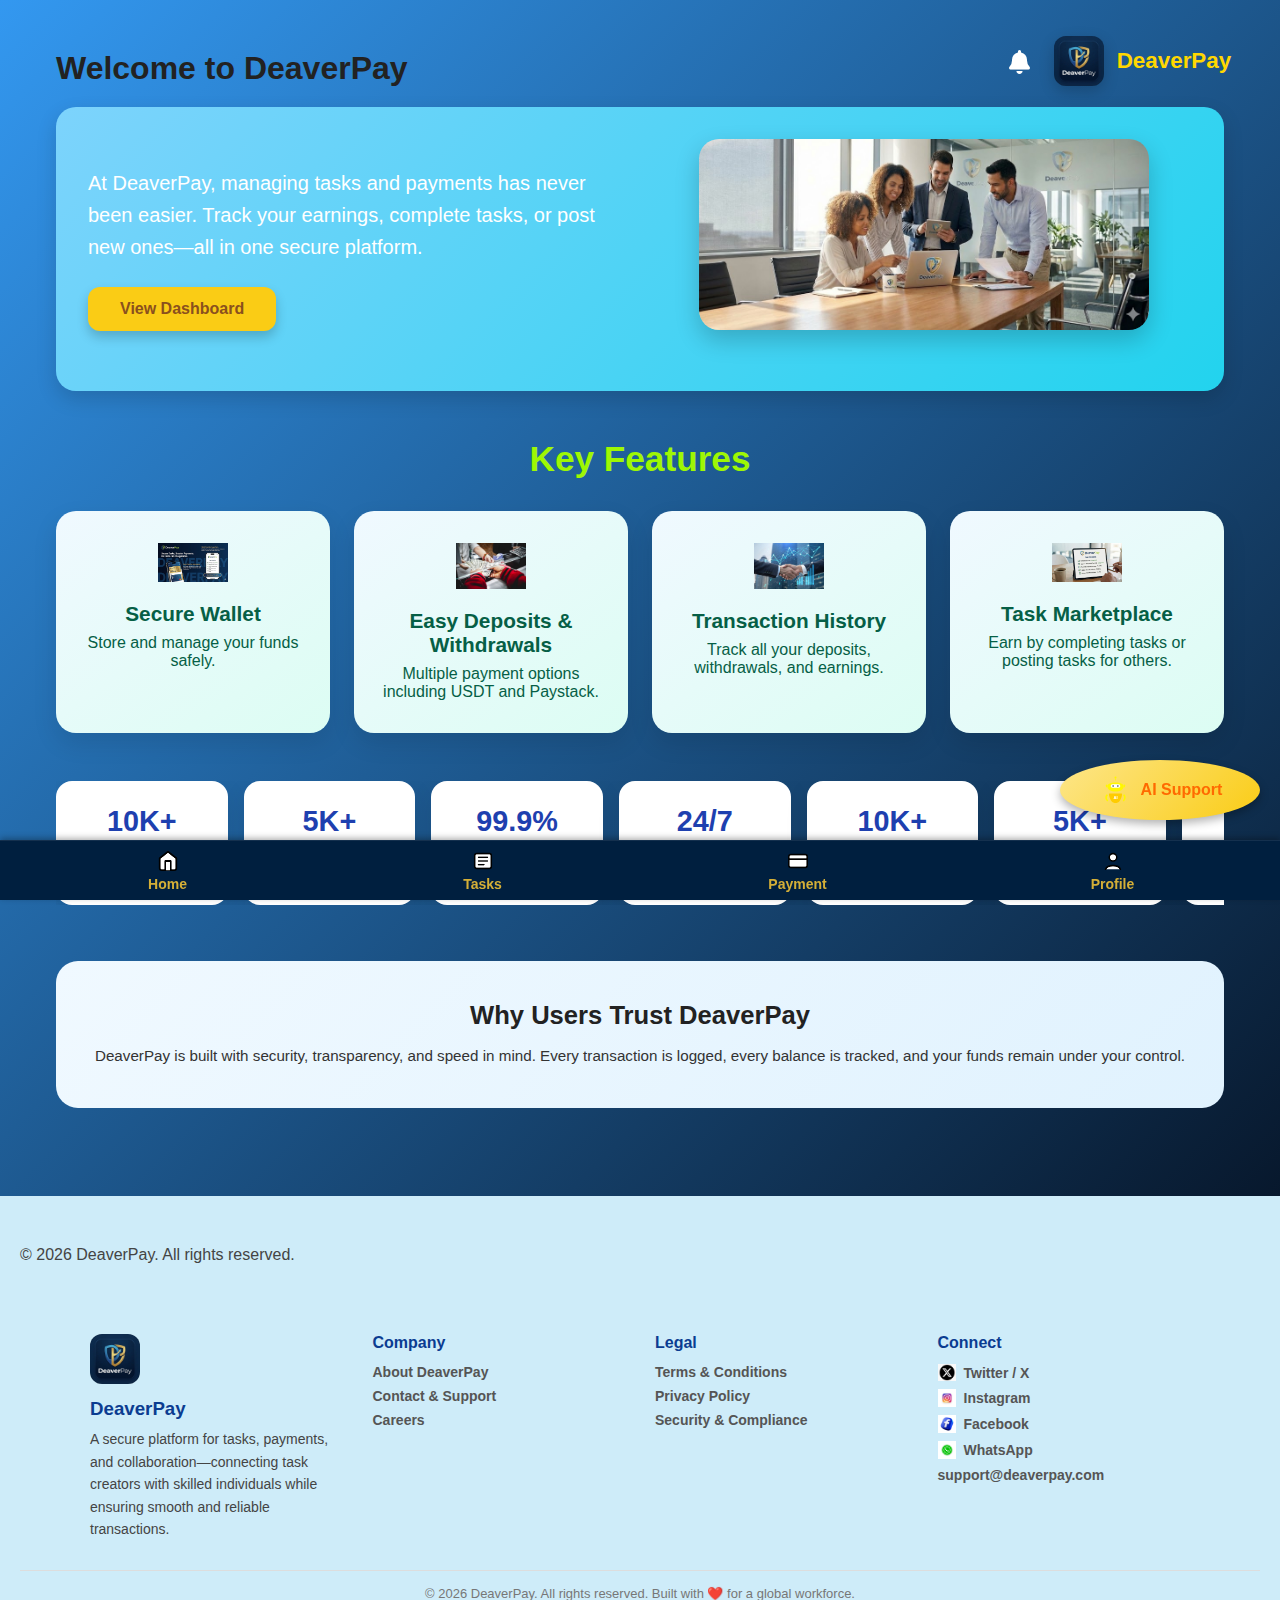
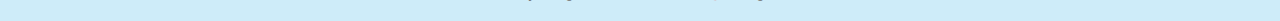
<file: index.html>
<!DOCTYPE html>
<html lang="en">
<head>
  <meta charset="UTF-8">
  <meta name="viewport" content="width=device-width, initial-scale=1.0">
  <title>Home - DeaverPay</title>
  <link rel="stylesheet" href="main.css">
  <link rel="stylesheet" href="index.css"> <!-- New CSS -->
  <link rel="stylesheet" href="https://cdnjs.cloudflare.com/ajax/libs/font-awesome/6.5.0/css/all.min.css">
</head>

<body>
  <div class="notification-wrapper" onclick="window.location.href='notification.html'">
  <i class="fa-solid fa-bell"></i>
  <span id="notificationDot"></span>
</div>
  
<!-- Header logo -->
<header class="logo">
  <img src="logo.jpeg" alt="DeaverPay Logo" class="logo-img">
  <span>DeaverPay</span><br>
</header>
<br>
<main class="content">
  <h1 class="home-title">Welcome to DeaverPay</h1>

  <!-- Hero Section -->
  <section class="hero-section">
    <div class="hero-text">
      <p>
        At DeaverPay, managing tasks and payments has never been easier. Track your earnings, complete tasks, or post new ones—all in one secure platform.
      </p>
      <a href="payment.html" class="cta-btn">View Dashboard</a>
    </div>
    <div class="hero-image">
      <img src="hero.jpeg" alt="Team Collaboration" class="responsive-img">
    </div>
  </section>

  <!-- Features Section -->
  <section class="features">
    <h2>Key Features</h2>
    <div class="feature-cards">
      <div class="card">
        <img src="pay.jpeg" alt="Secure Wallet">
        <h3>Secure Wallet</h3>
        <p>Store and manage your funds safely.</p>
      </div>
      <div class="card">
        <img src="deposit.jpeg" alt="Easy Deposit">
        <h3>Easy Deposits & Withdrawals</h3>
        <p>Multiple payment options including USDT and Paystack.</p>
      </div>
      <div class="card">
        <img src="transaction.jpeg" alt="Transaction History">
        <h3>Transaction History</h3>
        <p>Track all your deposits, withdrawals, and earnings.</p>
      </div>
      <div class="card">
        <img src="task.jpeg" alt="Task Marketplace">
        <h3>Task Marketplace</h3>
        <p>Earn by completing tasks or posting tasks for others.</p>
      </div>
    </div>
  </section>
  
  <!-- Stats Section (NEW) -->

<section class="dp-stats-wrapper">
  <div class="dp-stats-track">
    <div class="dp-stat-card"><h3>10K+</h3><p>Completed Tasks</p></div>
    <div class="dp-stat-card"><h3>5K+</h3><p>Active Users</p></div>
    <div class="dp-stat-card"><h3>99.9%</h3><p>Transaction Success</p></div>
    <div class="dp-stat-card"><h3>24/7</h3><p>AI Support</p></div>

    <!-- duplicate -->
    <div class="dp-stat-card"><h3>10K+</h3><p>Completed Tasks</p></div>
    <div class="dp-stat-card"><h3>5K+</h3><p>Active Users</p></div>
    <div class="dp-stat-card"><h3>99.9%</h3><p>Transaction Success</p></div>
    <div class="dp-stat-card"><h3>24/7</h3><p>AI Support</p></div>
  </div>
</section>

<!-- Trust Section (NEW) -->
<section class="dp-trust-section">
  <h2>Why Users Trust DeaverPay</h2>
  <p>
    DeaverPay is built with security, transparency, and speed in mind.
    Every transaction is logged, every balance is tracked, and your funds remain under your control.
  </p>
</section>

  <!-- AI Support Floating Icon -->
  <a href="ai-support.html" class="ai-floating-btn">
    <img src="ai-icon.svg" alt="AI Support Icon" class="ai-icon-img">
    <span>AI Support</span>
  </a>

</main>

<!-- Footer -->
<footer class="site-footer">
  <p>&copy; 2026 DeaverPay. All rights reserved.</p>
</footer>

<nav class="bottom-nav">
  <a href="index.html" class="nav-item active">
    <img src="home.svg" alt="Home">
    <span>Home</span>
  </a>
  <a href="task.html" class="nav-item active">
    <img src="task.svg" alt="Tasks">
    <span>Tasks</span>
  </a>
  <a href="payment.html" class="nav-item active">
    <img src="payment.svg" alt="Payment">
    <span>Payment</span>
  </a>
  <a href="profile.html" class="nav-item active">
    <img src="user.svg" alt="Profile">
    <span>Profile</span>
  </a>
</nav>

<script src="main.js"></script>
<script src="notification.js"></script>

<!-- Footer -->
<footer class="site-footer">
  <div class="footer-container">

    <!-- Brand -->
    <div class="footer-brand">
      <img src="logo.jpeg" alt="DeaverPay Logo">
      <h3>DeaverPay</h3>
      <p>
        A secure platform for tasks, payments, and collaboration—connecting task creators
        with skilled individuals while ensuring smooth and reliable transactions.
      </p>
    </div>

    <!-- Company -->
    <div class="footer-links">
      <h4>Company</h4>
      <a href="#">About DeaverPay</a>
      <a href="#">Contact & Support</a>
      <a href="#">Careers</a>
    </div>

    <!-- Legal -->
    <div class="footer-links">
      <h4>Legal</h4>
      <a href="#">Terms & Conditions</a>
      <a href="#">Privacy Policy</a>
      <a href="#">Security & Compliance</a>
    </div>

    <!-- Connect -->
    <div class="footer-links">
      <h4>Connect</h4>
      <a href="#"><img src="x.jpeg" alt=""> Twitter / X</a>
      <a href="#"><img src="ig.jpeg" alt=""> Instagram</a>
      <a href="#"><img src="fb.jpeg" alt=""> Facebook</a>
      <a href="#"><img src="whatsapp.jpeg" alt=""> WhatsApp</a>
      <a href="mailto:support@deaverpay.com">support@deaverpay.com</a>
    </div>

  </div>

  <div class="footer-bottom">
    © 2026 DeaverPay. All rights reserved. Built with ❤️ for a global workforce.
  </div>
</footer>

<div id="notificationContainer"></div>
<script src="notification.js"></script>
<script src="main.js"></script>

</body>
</html>
</file>
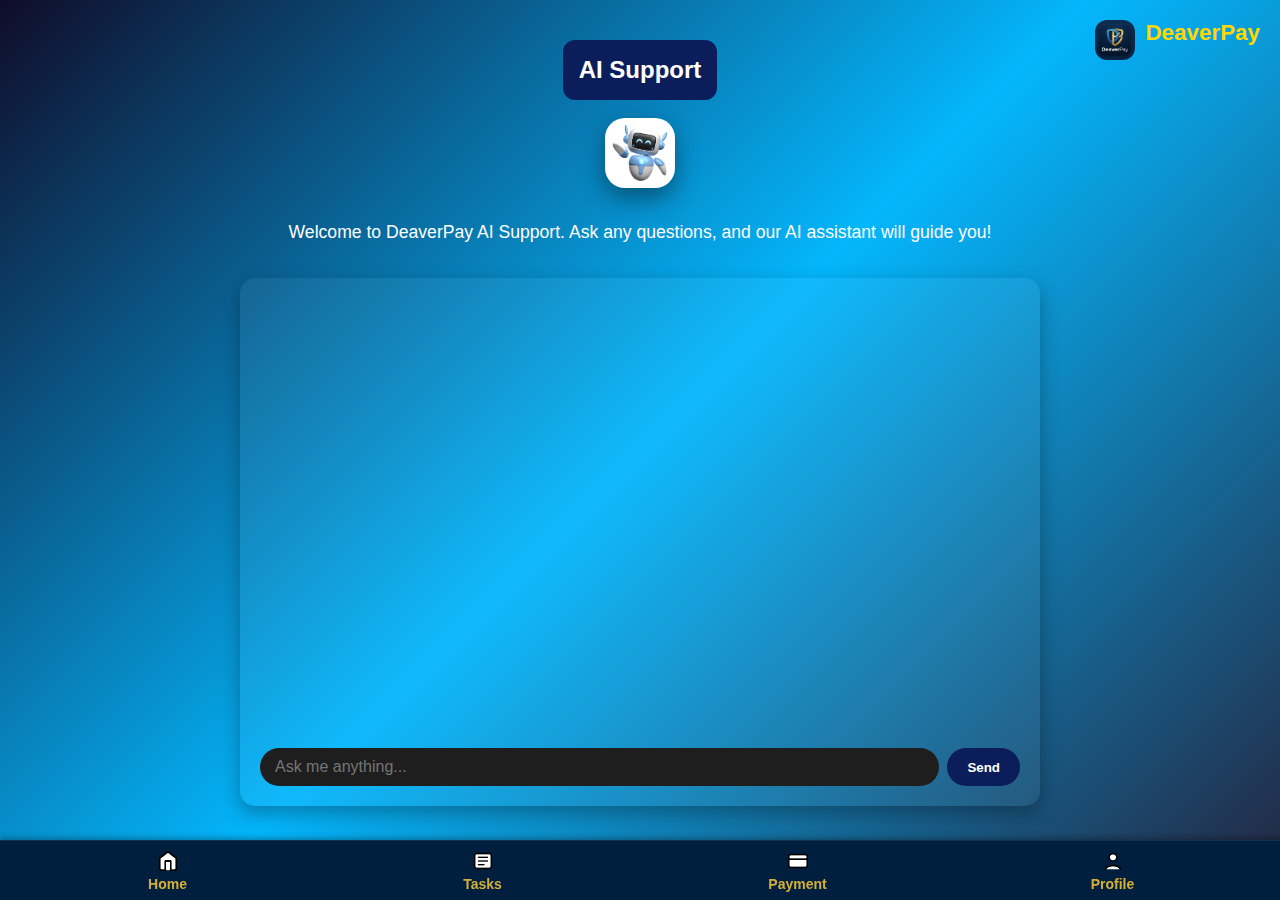
<file: ai-support.html>
<!DOCTYPE html>
<html lang="en">
<head>
<meta charset="UTF-8">
<meta name="viewport" content="width=device-width, initial-scale=1.0">
<title>AI Support - DeaverPay</title>
<link rel="stylesheet" href="ai-support.css">
<link rel="stylesheet" href="main.css">
</head>
<body class="ai-body">
<header class="ai-header">
  <h2>AI Support</h2><br><br>
</header>
<header class="logo">
  <img src="logo.jpeg" alt="DeaverPay Logo">
  <span>DeaverPay</span>
</header><br>
<img src="ai.jpeg" alt="AI Robot" class="ai-image">
<p>Welcome to DeaverPay AI Support. Ask any questions, and our AI assistant will guide you!</p>
<main class="chat-container">
  <div id="chatMessages" class="chat-messages"></div>
  <div class="chat-input-area">
    <input id="chatInput" type="text" placeholder="Ask me anything..." />
    <button id="sendMsg">Send</button>
  </div>
</main><br><br><br>

<nav class="bottom-nav">
  <a href="index.html" class="nav-item active">
    <img src="home.svg" alt="Home">
    <span>Home</span>
  </a>
  <a href="task.html" class="nav-item active">
    <img src="task.svg" alt="Tasks">
    <span>Tasks</span>
  </a>
  <a href="payment.html" class="nav-item active">
    <img src="payment.svg" alt="Payment">
    <span>Payment</span>
  </a>
  <a href="profile.html" class="nav-item active">
    <img src="user.svg" alt="Profile">
    <span>Profile</span>
  </a>
</nav>

<script src="ai-support.js"></script>

<script>
  // Flag visitor came from landing (no auth yet)
  sessionStorage.setItem("ai_guest", "true");
</script>

<script>
  const navLinks = document.querySelectorAll(".bottom-nav a");

  navLinks.forEach(link => {
    link.addEventListener("click", e => {
      const isGuest = sessionStorage.getItem("ai_guest") === "true";
      if (isGuest) {
        e.preventDefault();
        window.location.href = "login.html";
      }
    });
  });
</script>

<script>
  const params = new URLSearchParams(window.location.search);
  if (params.get("from") === "landing") {
    sessionStorage.setItem("ai_guest", "true");
  } else {
    sessionStorage.removeItem("ai_guest");
  }
</script>
</body>
</html>
</file>
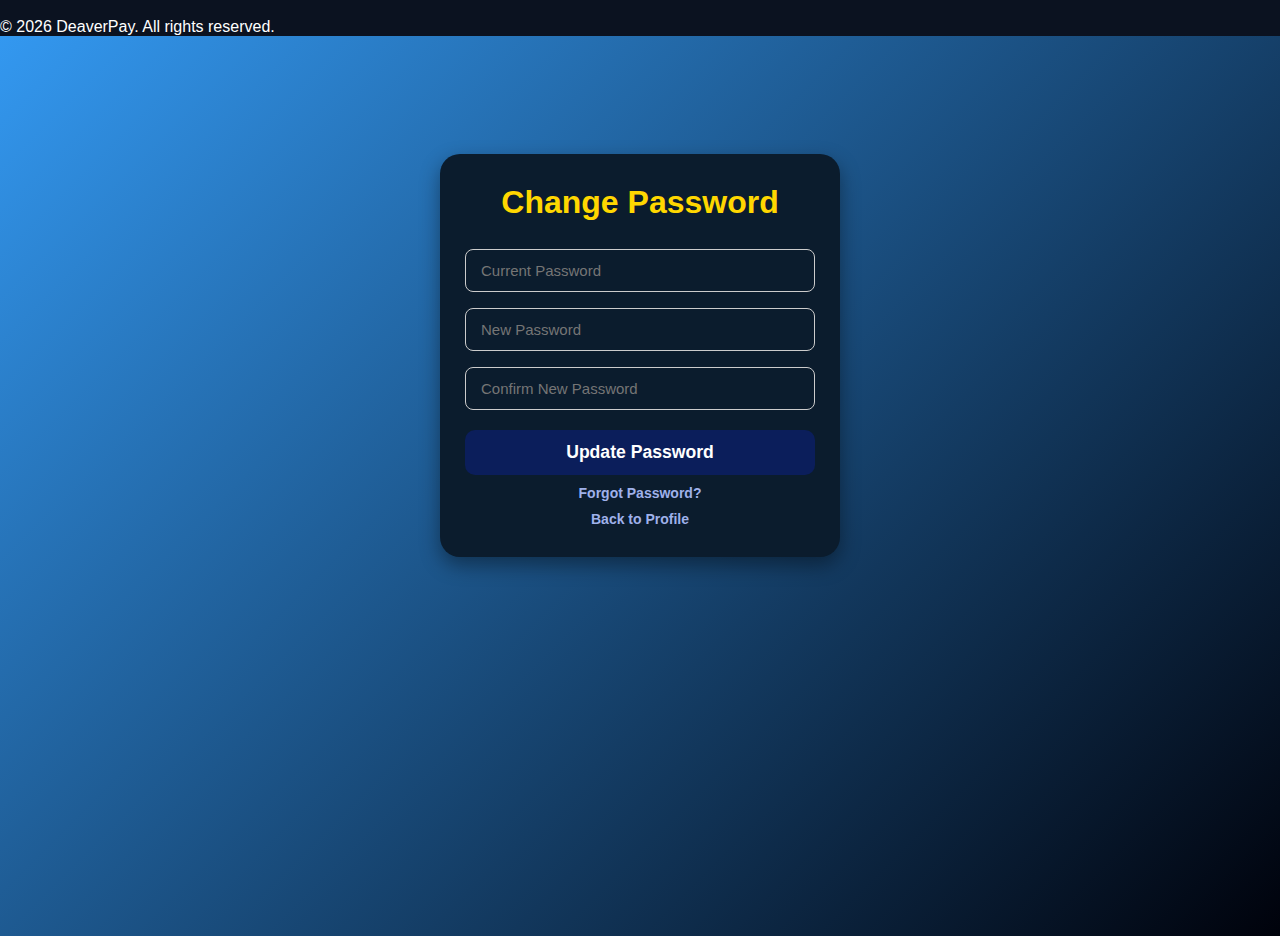
<file: change-password.html>
<!DOCTYPE html>
<html lang="en">
<head>
  <meta charset="UTF-8">
  <meta name="viewport" content="width=device-width, initial-scale=1.0">
  <title>Change Password - DeaverPay</title>
  <link rel="stylesheet" href="main.css">
</head><br>
<body>
<footer class="site-footer1">
  <p>&copy; 2026 DeaverPay. All rights reserved.</p>
</footer>

  <main class="content auth-page"><br>

    <div class="auth-container">
      <h1>Change Password</h1>

      <input id="currentPassword" type="password" placeholder="Current Password">
      <input id="newPassword" type="password" placeholder="New Password">
      <input id="confirmPassword" type="password" placeholder="Confirm New Password">

      <button id="changeBtn">Update Password</button>

      <p><a href="forget-password.html">Forgot Password?</a></p>
      <p><a href="profile.html">Back to Profile</a></p>
    </div>

  </main>

  <script src="change-password.js"></script>
</body>
</html>
</file>
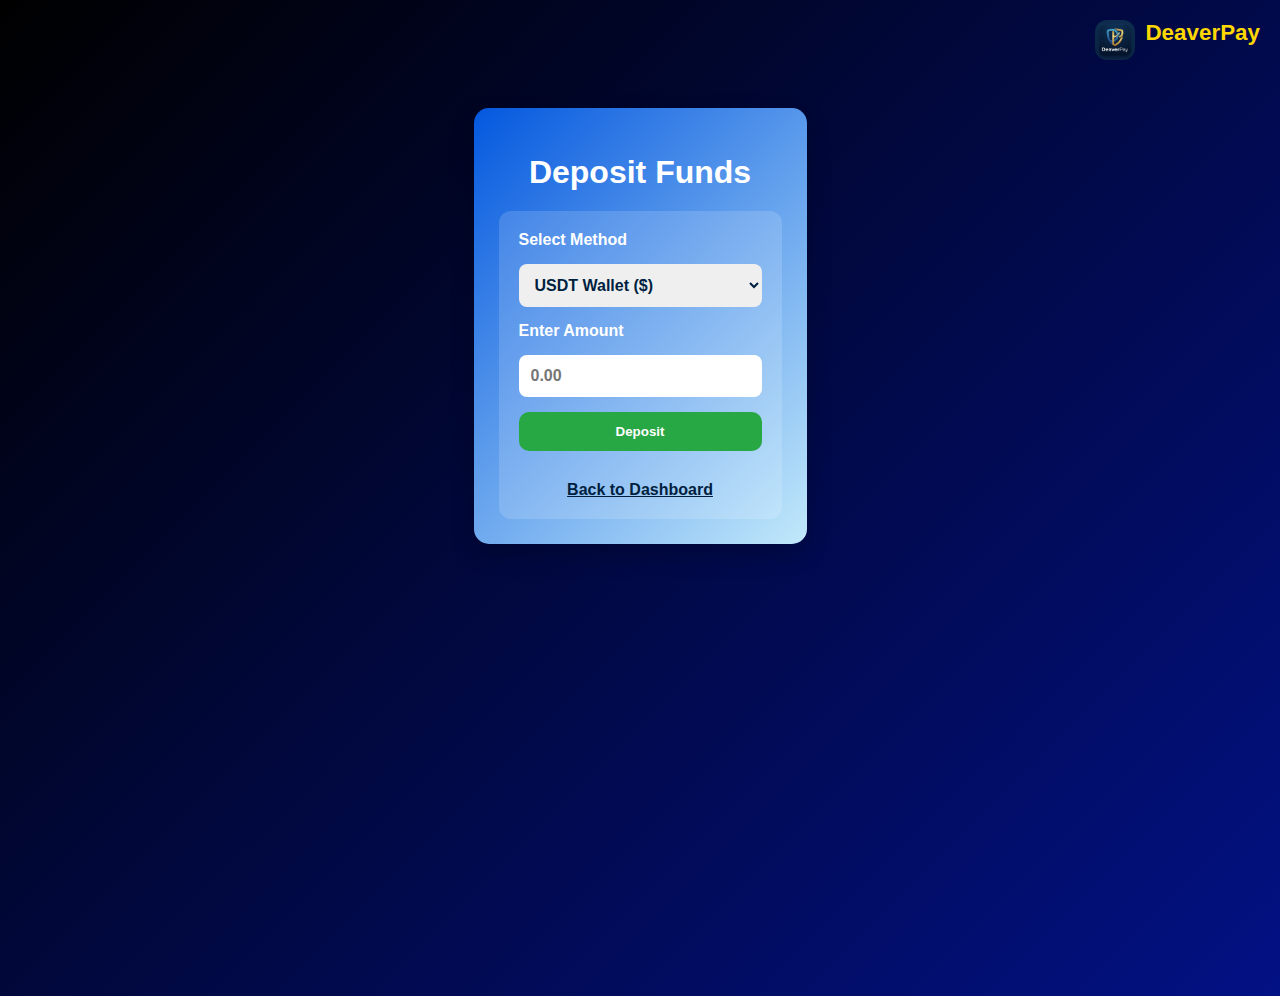
<file: deposit.html>
<!DOCTYPE html>
<html lang="en">
<head>
<meta charset="UTF-8">
<meta name="viewport" content="width=device-width, initial-scale=1.0">
<title>Deposit Funds</title>
<link rel="stylesheet" href="transaction.css">
</head>
<body class="deposit-page">

  <!-- Header logo -->
<header class="logo">
  <img src="logo.jpeg" alt="Logo">
  <span>DeaverPay</span>
</header><br>

<main class="transaction-page">
  <h1>Deposit Funds</h1>
  <div class="tx-card">
    <label for="depositMethod">Select Method</label>
    <select id="depositMethod">
      <option value="usdt">USDT Wallet ($)</option>
      <option value="bank">Bank Transfer (₦)</option>
      <option value="card">Card Payment (₦)</option>
    </select>

    <label for="depositAmount">Enter Amount</label>
    <input type="number" id="depositAmount" placeholder="0.00" min="0" step="0.01">

    <button id="depositSubmit">Deposit</button>
    <a href="payment.html">Back to Dashboard</a>
  </div>
</main>

<script src="deposit.js"></script>
</body>
</html>
</file>
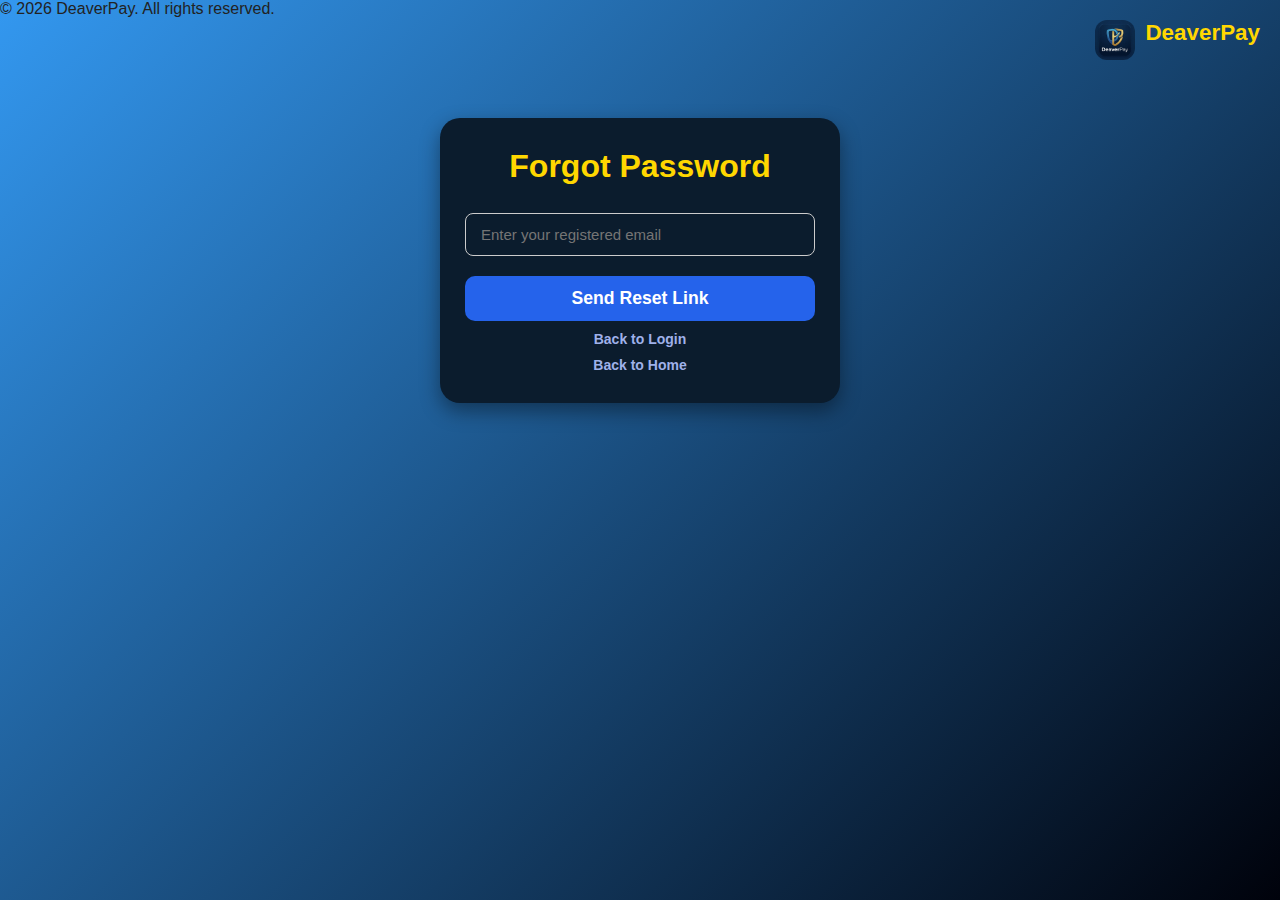
<file: forget-password.html>
<!DOCTYPE html>
<html lang="en">
<head>
  <meta charset="UTF-8">
  <title>Forgot Password - DeaverPay</title>
  <link rel="stylesheet" href="main.css">
</head>
<body class="auth-page">
  
<footer class="site-footer1">
  <p>&copy; 2026 DeaverPay. All rights reserved.</p>
</footer>

<header class="logo">
  <img src="logo.jpeg" alt="DeaverPay Logo">
  <span>DeaverPay</span>
</header>

<div class="auth-container">
  <h1>Forgot Password</h1>

  <input
    type="email"
    id="resetEmail"
    placeholder="Enter your registered email"
  >

  <button id="resetBtn">Send Reset Link</button>

  <p><a href="login.html">Back to Login</a></p>
  <p><a href="landing.html">Back to Home</a></p>
</div>

<!-- IMPORTANT: DO NOT LOAD main.js HERE -->
<script src="forgot.js"></script>
</body>
</html>
</file>
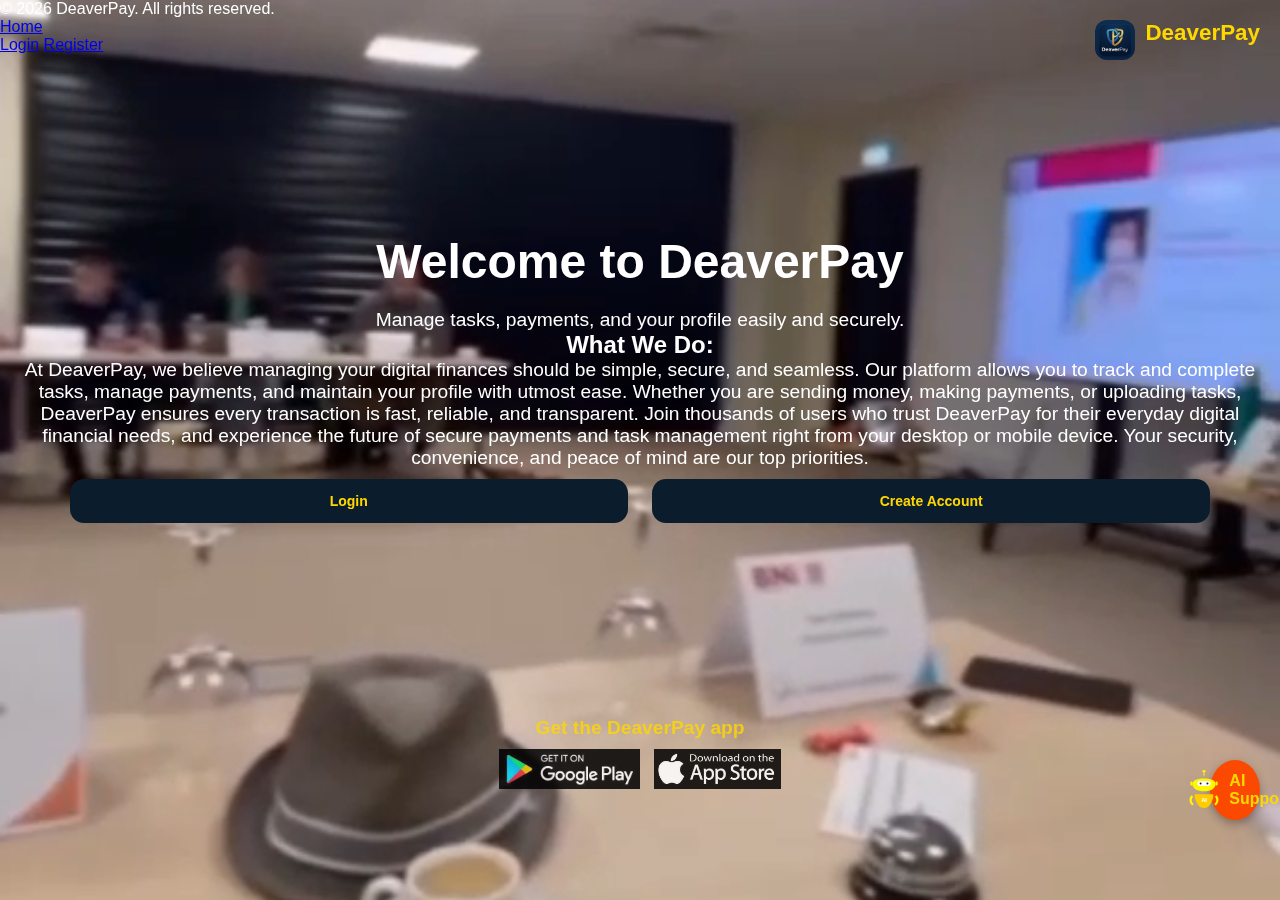
<file: landing.html>
<!DOCTYPE html>
<html lang="en">
<head>
  <meta charset="UTF-8">
  <title>DeaverPay</title>
  <link rel="stylesheet" href="main.css">
</head>

<body class="landing-page">

<footer class="site-footer1">
  <p>&copy; 2026 DeaverPay. All rights reserved.</p>
  <p>
    <a href="landing.html">Home</a> <br>
    <a href="login.html">Login</a> 
    <a href="register.html">Register</a> 
  </p>
</footer>

<!-- Background video -->
<video autoplay muted loop playsinline class="bg-video">
  <source src="bg.mp4" type="video/mp4">
</video>

<!-- Header logo -->
<header class="logo">
  <img src="logo.jpeg" alt="Logo">
  <span>DeaverPay</span>
</header>

<!-- Landing content -->
<div class="overlay">
  <h1>Welcome to DeaverPay</h1>
  <p>Manage tasks, payments, and your profile easily and securely.</p>
  <h2>What We Do:</h2>
  <p>At DeaverPay, we believe managing your digital finances should be
          simple, secure, and seamless. Our platform allows you to track and
          complete tasks, manage payments, and maintain your profile with
          utmost ease. Whether you are sending money, making payments, or
          uploading tasks, DeaverPay ensures every transaction is fast,
          reliable, and transparent. Join thousands of users who trust DeaverPay
          for their everyday digital financial needs, and experience the future
          of secure payments and task management right from your desktop or
          mobile device. Your security, convenience, and peace of mind are our
          top priorities.</p>
  <div class="buttons">
    <button onclick="window.location.href='login.html'">Login</button>
    <button onclick="window.location.href = 'register.html'">Create Account</button>
  </div>
  <br><br><br><br><br><br><br><br>

  <section class="app-links">
  <h2 class="visually-hidden">Download DeaverPay App</h2>
  <p class="app-text">Get the DeaverPay app</p>

  <div class="store-buttons">
    <a id="androidLink" href="#" aria-label="Google Play">
      <img src="playstore.jpeg" alt="Get it on Google Play">
    </a>

    <a id="iosLink" href="#" aria-label="App Store">
      <img src="appstore.jpeg" alt="Download on the App Store">
    </a>
  </div>
</section>
</div>
<!-- AI Support Floating Icon -->
<a href="ai-support.html?from=landing" class="ai-floating-btn">
  <!-- Use a proper inline SVG or image link -->
  <img src="ai-icon.svg" alt="AI Support Icon" class="ai-icon-img">
  <span>AI Support</span>
</a>
<script src="landing.js"></script>
</body>
</html>
</file>
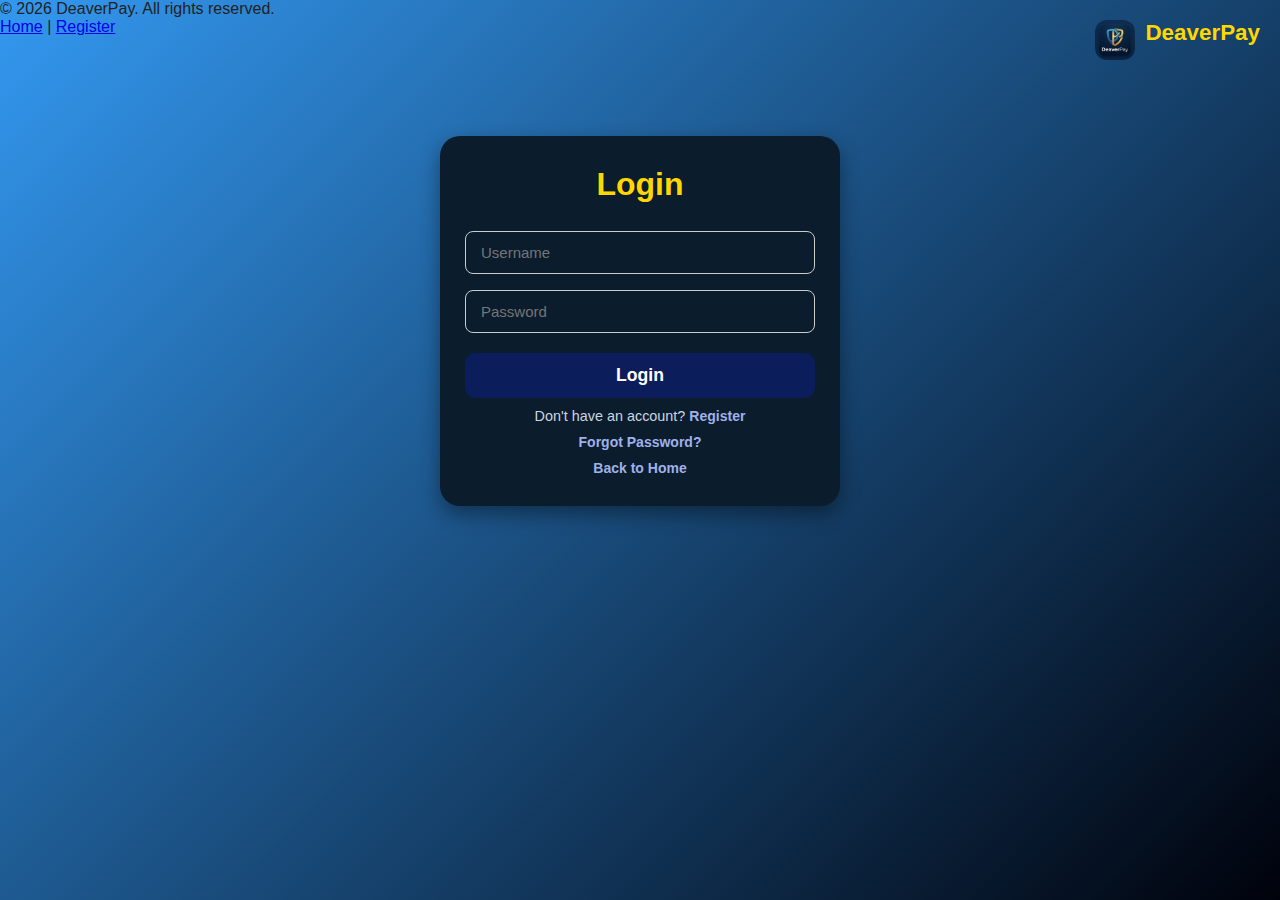
<file: login.html>
<!DOCTYPE html>
<html lang="en">
<head>
  <meta charset="UTF-8">
  <title>Login - DeaverPay</title>
  <link rel="stylesheet" href="main.css">
</head>
<body class="auth-page">
<!-- FOOTER -->
  <footer class="site-footer1">
    <p>&copy; 2026 DeaverPay. All rights reserved.</p>
    <p>
      <a href="landing.html">Home</a> |
      <a href="register.html">Register</a> 
    </p>
  </footer>
  
  <!-- HEADER / LOGO -->
  <header class="logo">
    <img src="logo.jpeg" alt="Logo">
    <span>DeaverPay</span>
  </header>

  <!-- LOGIN FORM -->
  <div class="auth-container">
    <h1>Login</h1>
    <input id="loginUsername" type="text" placeholder="Username">
    <input id="loginPassword" type="password" placeholder="Password">
    <button id="loginBtn">Login</button>
    <p>Don't have an account? <a href="register.html">Register</a></p>
    <p><a href="forget-password.html">Forgot Password?</a></p>
    <p><a href="landing.html">Back to Home</a></p>
    
  </div>

  

  <!-- SCRIPT -->
  <script src="auth.js"></script>
</body>
</html>
</file>
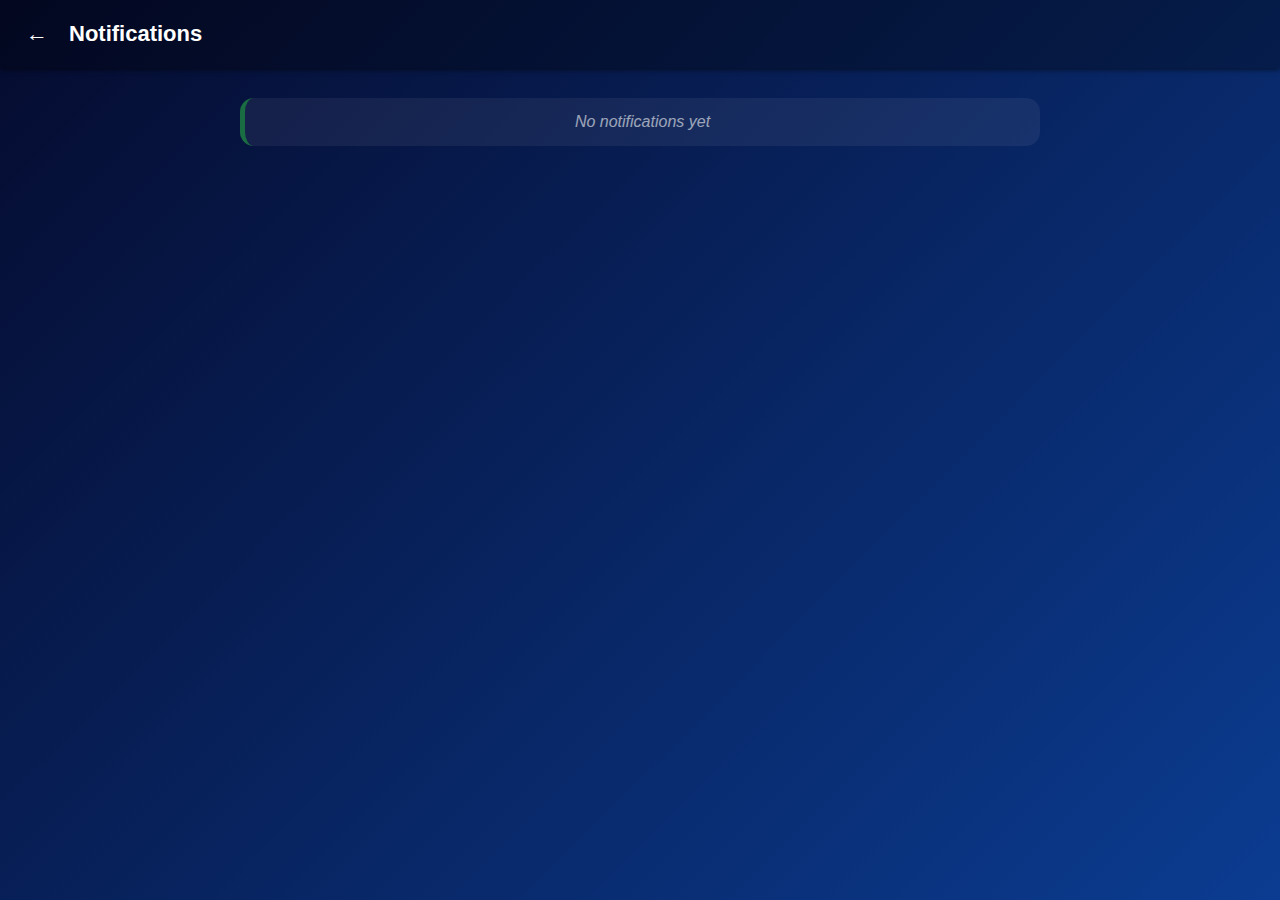
<file: notification.html>
<!DOCTYPE html>
<html lang="en">
<head>
<meta charset="UTF-8">
<title>Notifications | DeaverPay</title>
<link rel="stylesheet" href="notification.css">
<link rel="stylesheet" href="https://cdnjs.cloudflare.com/ajax/libs/font-awesome/6.5.0/css/all.min.css">
</head>
<body class="notification-page">

<!-- Header -->
<header class="notification-header">
  <button class="back-btn" onclick="history.back()">←</button>
  <h2>Notifications</h2>
</header>

<!-- Main notification container -->
<main class="notification-container">
  <ul id="notificationList">
    <li class="empty">No notifications yet</li>
  </ul>
</main>

<!-- Popup container (for notifications on any page) -->
<div id="notificationContainer"></div>

<script src="notification.js"></script>
</body>
</html>
</file>
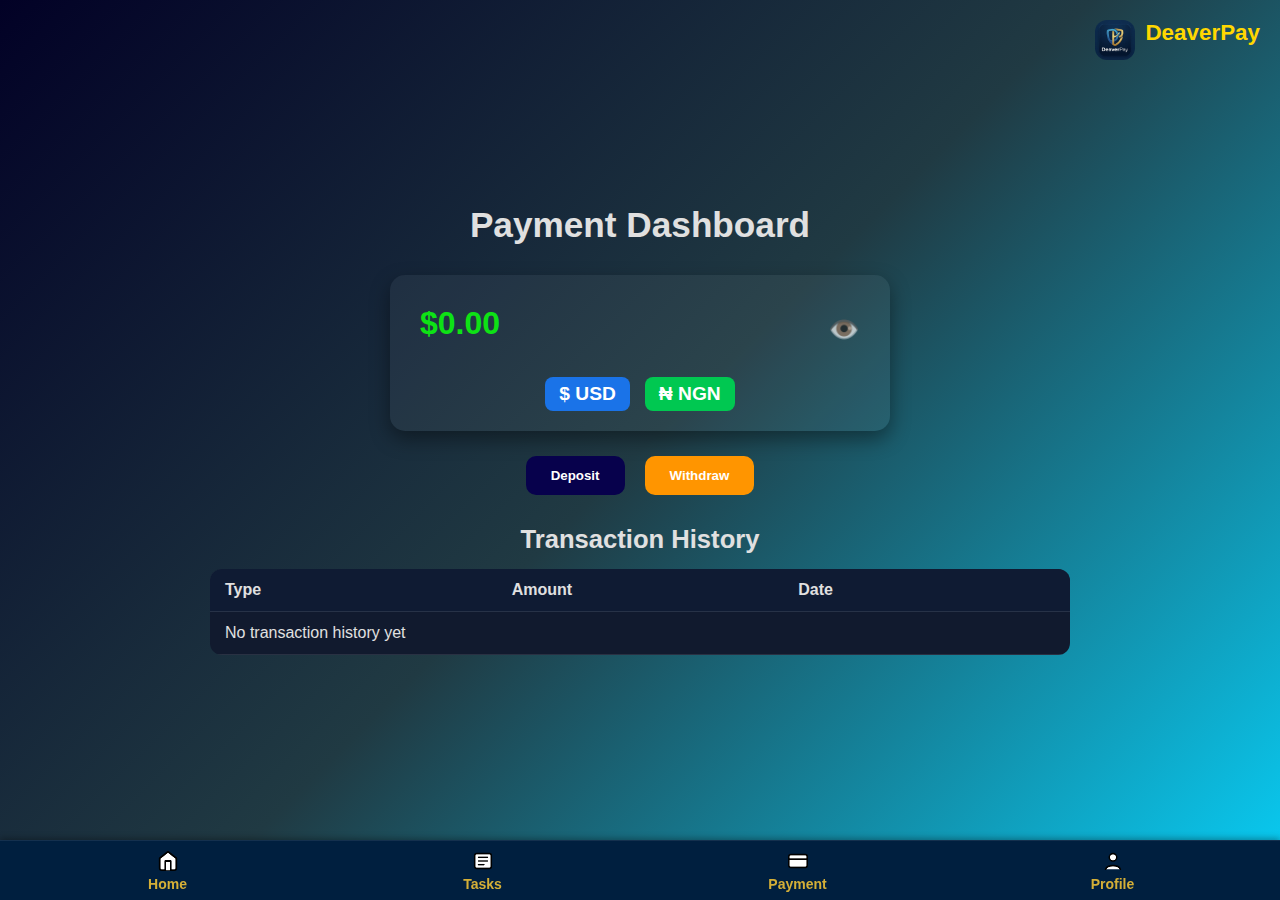
<file: payment.html>
<!DOCTYPE html>
<html lang="en">
<head>
  <meta charset="UTF-8">
  <meta name="viewport" content="width=device-width, initial-scale=1.0">
  <title>Payment - DeaverPay</title>
  <link rel="stylesheet" href="main.css">
  <link rel="stylesheet" href="transaction.css"> <!-- new professional CSS -->
</head>
<body class="payment-page">
<div id="notificationContainer"></div>
  <!-- Header logo -->
<header class="logo">
  <img src="logo.jpeg" alt="DeaverPay Logo" class="logo-img">
  <span>DeaverPay</span>
</header>

<main class="dashboard">
  <h1 class="dashboard-title">Payment Dashboard</h1>

  <!-- Balance Card -->
  <div class="balance-card">
    <div class="balance-row">
      <h2 id="balance">$0.00</h2>
      <span id="toggleBalance" class="eye-toggle" title="Show / Hide Balance">👁️</span>
    </div>
    <div class="currency-switch">
      <button onclick="setCurrency('$')" class="currency-btn">$ USD</button>
      <button onclick="setCurrency('₦')" class="currency-btn">₦ NGN</button>
    </div>
  </div>

  <!-- Actions -->
  <div class="actions">
    <button id="depositBtn" onclick="deposit()">Deposit</button>
    <button id="withdrawBtn" onclick="withdraw()">Withdraw</button>
  </div>

  <!-- Transaction History -->
  <section class="history">
    <h3>Transaction History</h3>
    <table>
      <thead>
        <tr>
          <th>Type</th>
          <th>Amount</th>
          <th>Date</th>
        </tr>
      </thead>
      <tbody id="history-body">
        <tr id="no-history">
          <td colspan="3">No transaction history yet</td>
        </tr>
      </tbody>
    </table>
  </section>
</main>

<nav class="bottom-nav">
  <a href="index.html" class="nav-item active">
    <img src="home.svg" alt="Home"><span>Home</span>
  </a>
  <a href="task.html" class="nav-item active">
    <img src="task.svg" alt="Tasks"><span>Tasks</span>
  </a>
  <a href="payment.html" class="nav-item active">
    <img src="payment.svg" alt="Payment"><span>Payment</span>
  </a>
  <a href="profile.html" class="nav-item active">
    <img src="user.svg" alt="Profile"><span>Profile</span>
  </a>
</nav>

<script src="payment.js"></script>
<div id="notificationContainer"></div>
<script src="notification.js"></script>
</body>
</html>
</file>
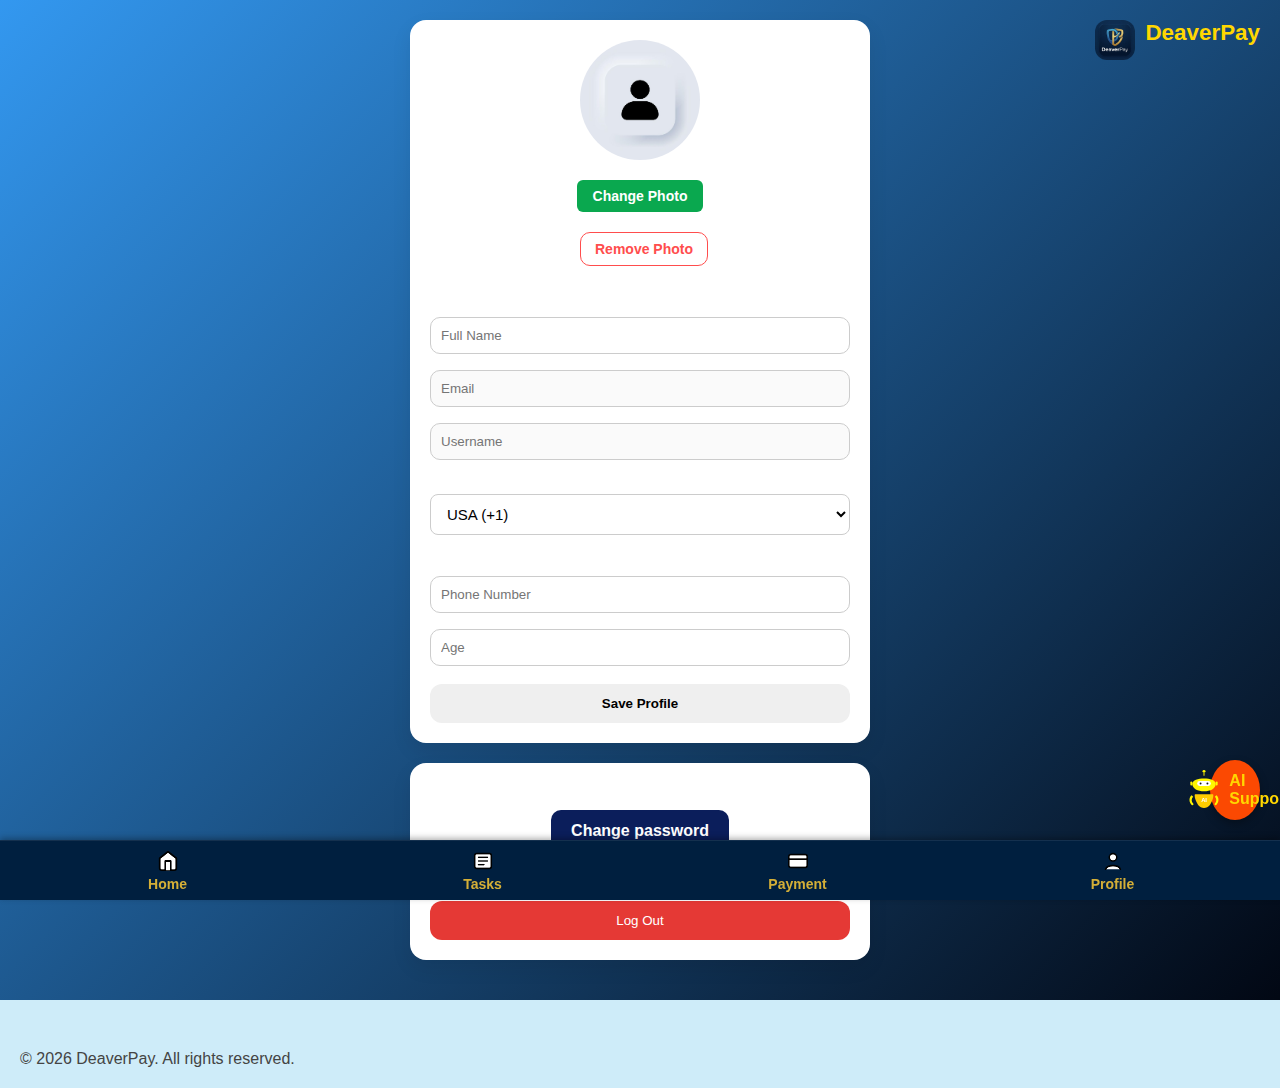
<file: profile.html>
<!DOCTYPE html>
<html lang="en">
<head>
    <meta charset="UTF-8">
    <meta name="viewport" content="width=device-width, initial-scale=1.0">
    <title>Profile</title>
    <link rel="stylesheet" href="main.css">
</head>
<body class="profile-body">
<div id="notificationContainer"></div>
  <!-- Header logo -->
<header class="logo">
  <img src="logo.jpeg" alt="DeaverPay Logo" class="logo-img">
  <span>DeaverPay</span>
</header>

  <main class="content profile-page">

  <!-- PROFILE CARD -->
  <section class="profile-card">

    <div class="avatar-container">
      <img id="avatarPreview" src="avatar.jpeg" alt="Profile Avatar">
      <label class="avatar-edit">
        Change Photo
        <input type="file" id="avatarInput" accept="image/*" hidden>
      </label>

      <button class="avatar-remove" onclick="removeAvatar()">Remove Photo</button>
    </div>

    <h2>User Profile</h2>

    <!-- USER INFO -->
<div class="profile-form">
  <input id="fullName" type="text" placeholder="Full Name">
  <input id="email" type="email" placeholder="Email" disabled>
  <input id="username" type="text" placeholder="Username" disabled>

  <!-- Country & Phone -->
  <label for="countryCode">Country</label>
  <select id="countryCode">
    <option value="+1"> USA (+1)</option>
    <option value="+234">Nigeria (+234)</option>
  </select>

  <label for="phone">Phone Number</label>
  <input id="phone" type="tel" placeholder="Phone Number">

  <input id="age" type="number" placeholder="Age">

  <button onclick="saveProfile()">Save Profile</button>
</div>


  </section>

  <!-- AI Support Floating Icon -->
<a href="ai-support.html" class="ai-floating-btn">
  <!-- Use a proper inline SVG or image link -->
  <img src="ai-icon.svg" alt="AI Support Icon" class="ai-icon-img">
  <span>AI Support</span>
</a>

  <!-- SETTINGS -->
  <section class="settings-card">
    <h3>Settings</h3>

    <a href="change-password.html" class="btn">Change password</a><br>
    <a href="ai-support.html" class="ai-btn">AI Customer Support</a>
    <button class="logout-btn" onclick="logout()">Log Out</button>
  </section>

</main>


<!-- FOOTER -->
<footer class="site-footer">
  <p>&copy; 2026 DeaverPay. All rights reserved.</p>
</footer>

<nav class="bottom-nav">
  <a href="index.html" class="nav-item active">
    <img src="home.svg" alt="Home">
    <span>Home</span>
  </a>
  <a href="task.html" class="nav-item active">
    <img src="task.svg" alt="Tasks">
    <span>Tasks</span>
  </a>
  <a href="payment.html" class="nav-item active">
    <img src="payment.svg" alt="Payment">
    <span>Payment</span>
  </a>
  <a href="profile.html" class="nav-item active">
    <img src="user.svg" alt="Profile">
    <span>Profile</span>
  </a>
</nav>
<script src="profile.js"></script>
<div id="notificationContainer"></div>
<script src="notification.js"></script>
</body>
</html>
</file>
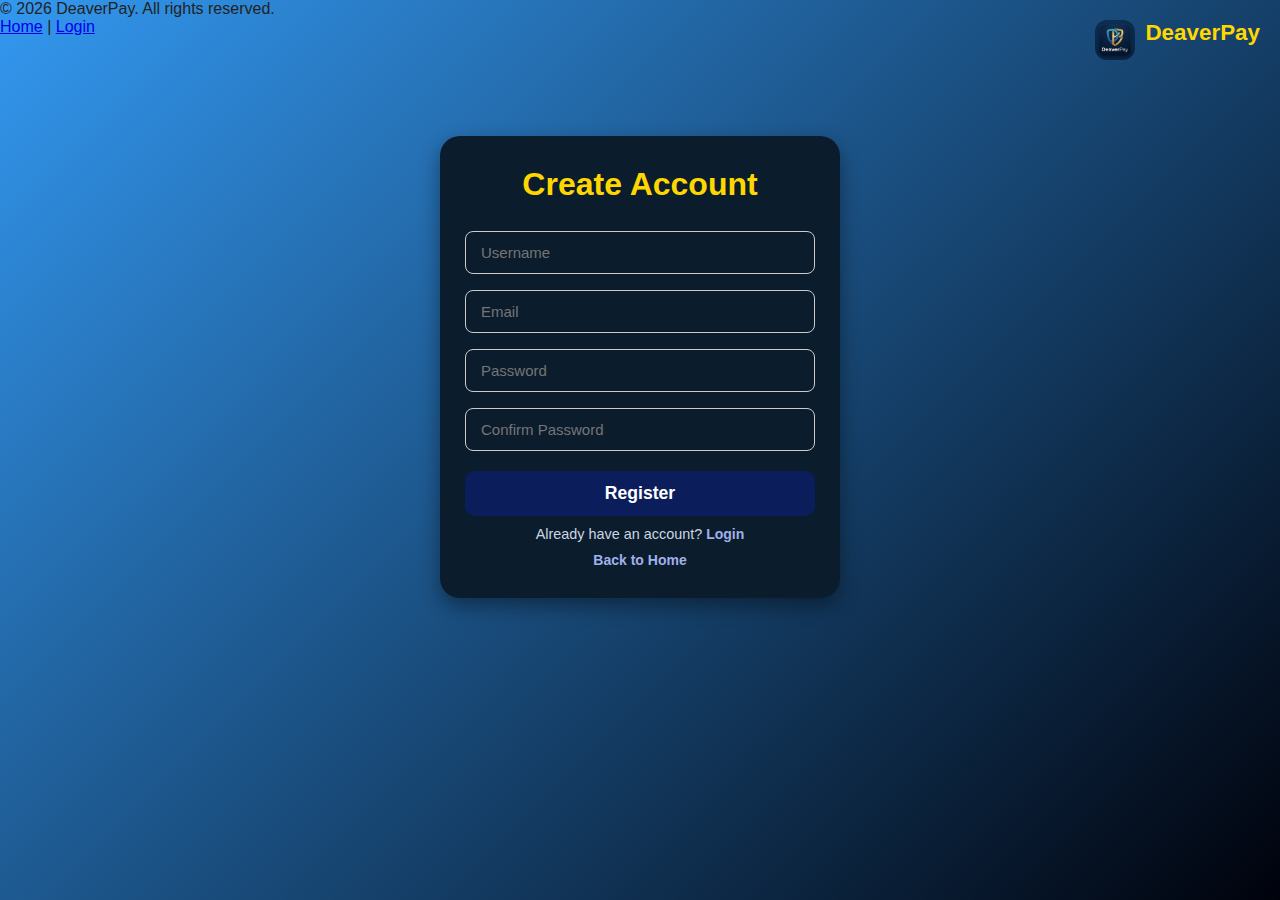
<file: register.html>
<!DOCTYPE html>
<html lang="en">
<head>
  <meta charset="UTF-8">
  <title>Register - DeaverPay</title>
  <link rel="stylesheet" href="main.css">
</head>
<body class="auth-page">
<!-- FOOTER -->
  <footer class="site-footer1">
    <p>&copy; 2026 DeaverPay. All rights reserved.</p>
    <p>
      <a href="landing.html">Home</a> |
      <a href="login.html">Login</a>
    </p>
  </footer>
  
  <!-- HEADER / LOGO -->
  <header class="logo">
    <img src="logo.jpeg" alt="Logo">
    <span>DeaverPay</span>
  </header>

  <!-- REGISTER FORM -->
  <div class="auth-container">
    <h1>Create Account</h1>
    <input id="regUsername" type="text" placeholder="Username">
    <input id="regEmail" type="email" placeholder="Email">
    <input id="regPassword" type="password" placeholder="Password">
    <input id="regConfirm" type="password" placeholder="Confirm Password">

    <button id="registerBtn">Register</button>

    <p>Already have an account? <a href="login.html">Login</a></p>
    <p><a href="landing.html">Back to Home</a></p>
  </div>

  <!-- SCRIPT -->
  <script src="auth.js"></script>
</body>
</html>
</file>
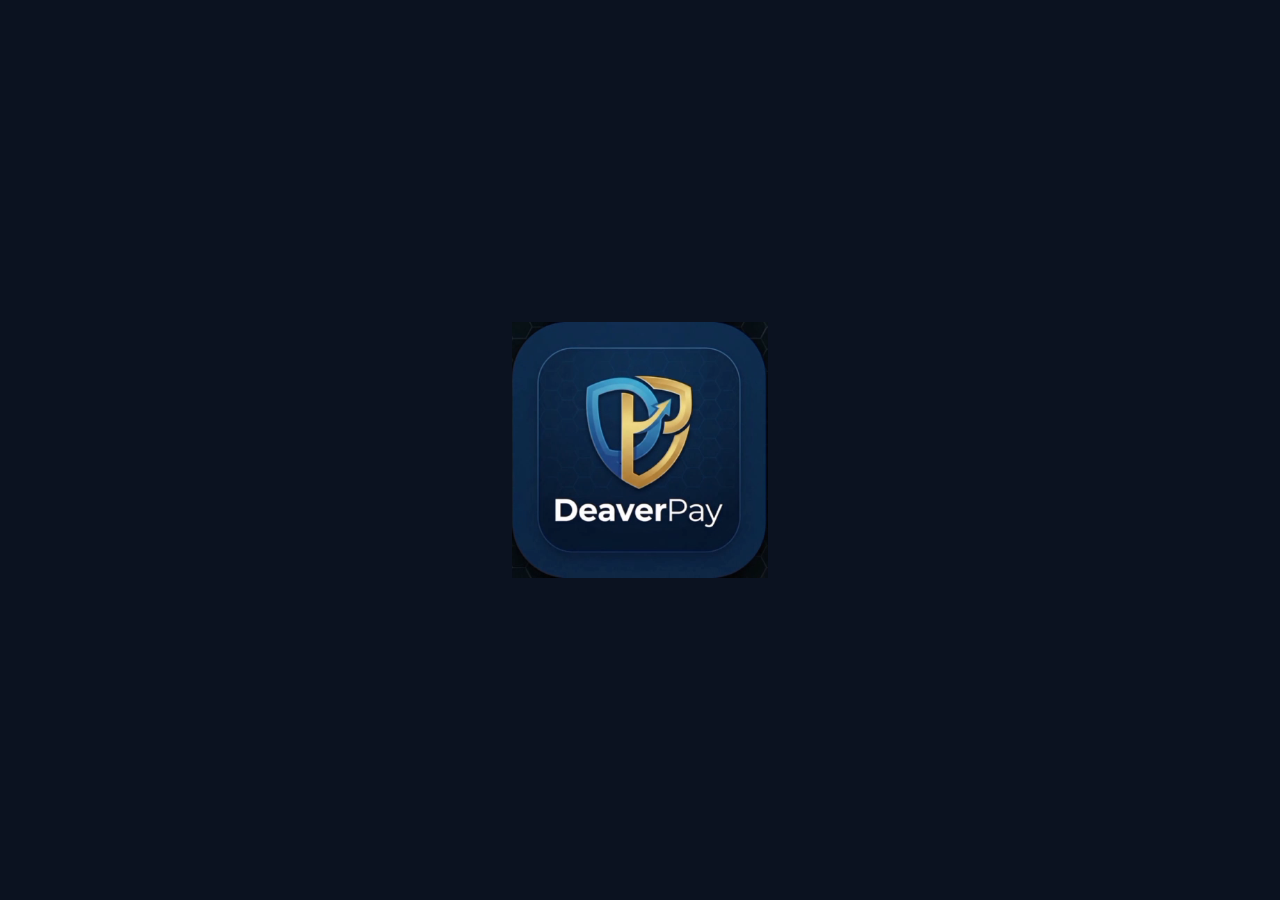
<file: splash.html>
<!DOCTYPE html>
<html lang="en">
<head>
  <meta charset="UTF-8">
  <meta name="viewport" content="width=device-width, initial-scale=1.0">
  <title>DeaverPay Splash</title>
  <link rel="stylesheet" href="splash.css">
  <link rel="stylesheet" href="main.css">
</head>
<body>

  <div class="video-container">
    <video id="splashVideo" autoplay muted playsinline>
      <source src="splash.mp4" type="video/mp4">
      Your browser does not support the video tag.
    </video>
  </div>
  <br><br>

  <script src="splash.js"></script>

</body>
</html>
</file>
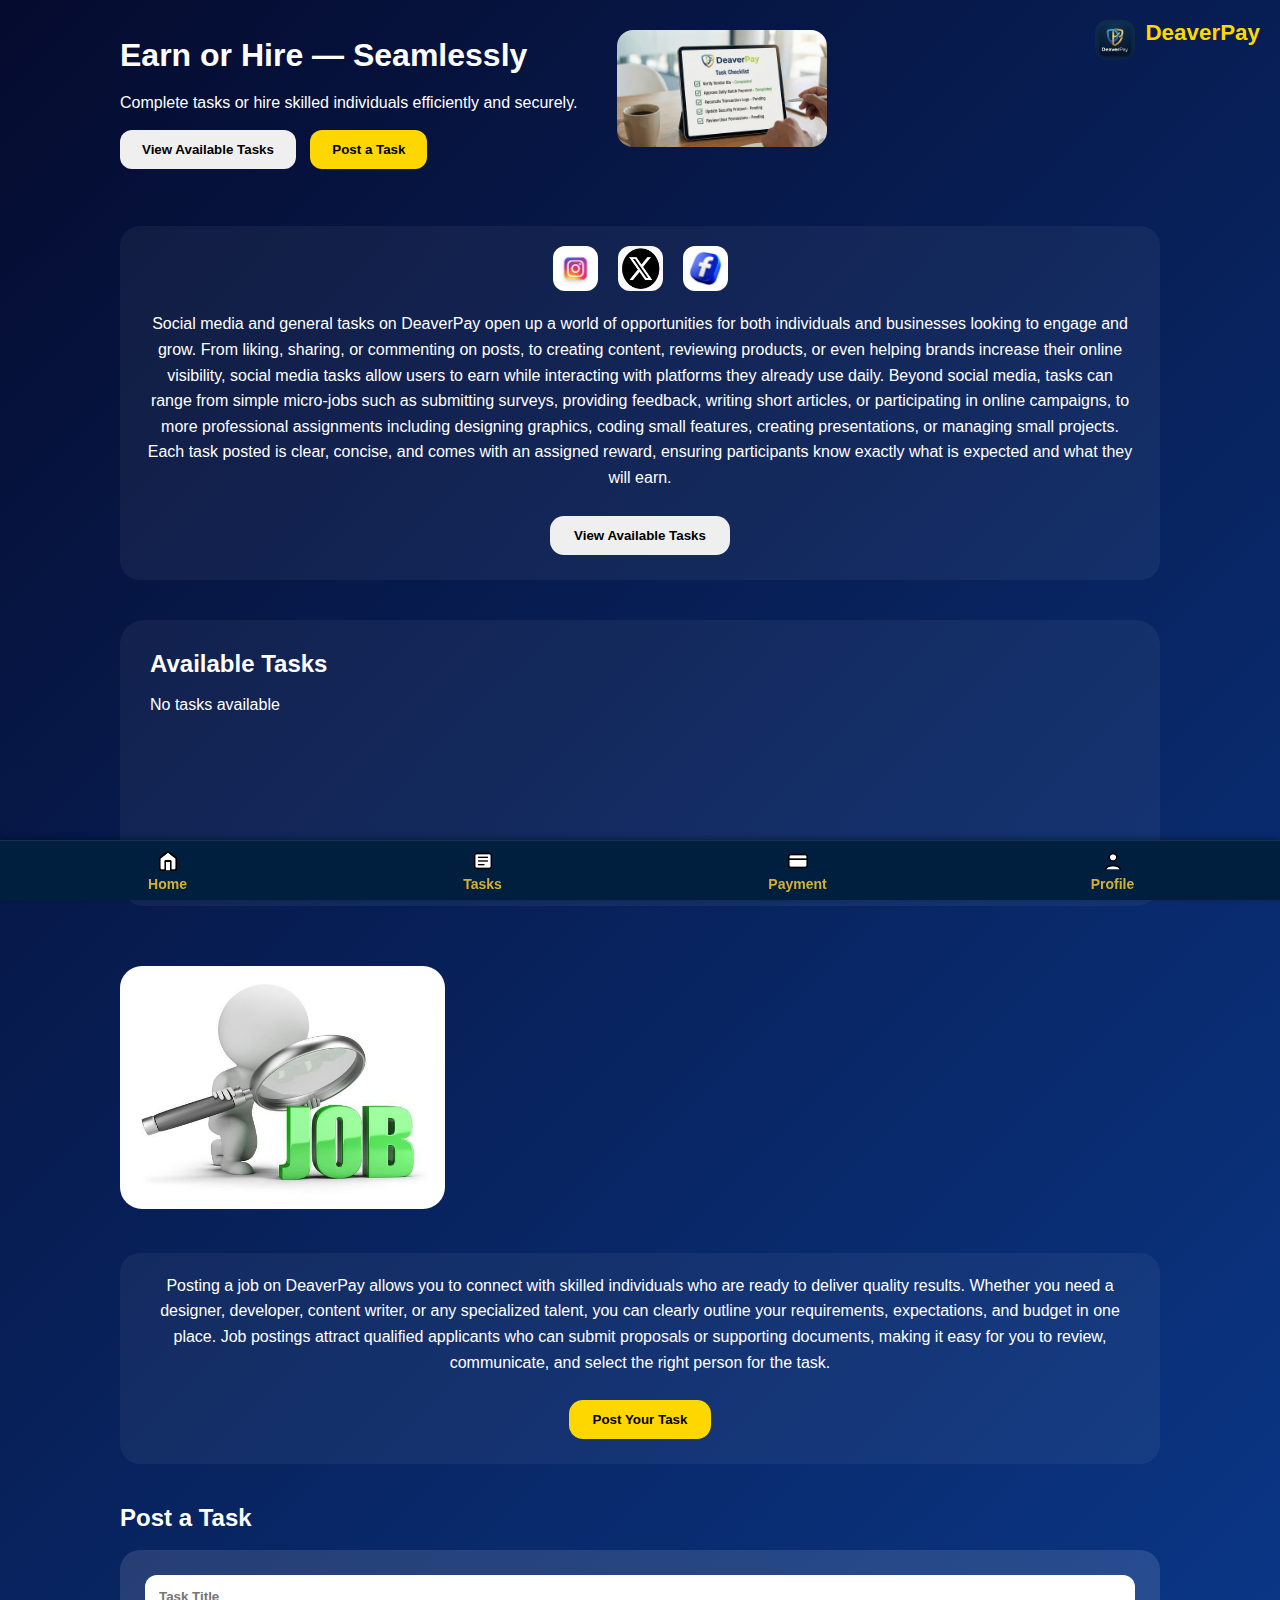
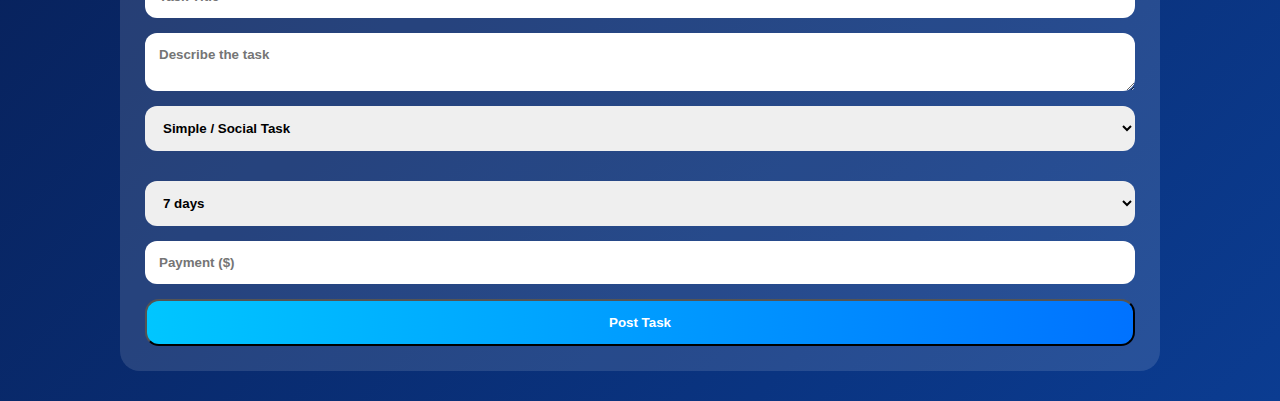
<file: task.html>
<!DOCTYPE html>
<html lang="en">
<head>
<meta charset="UTF-8">
<title>Tasks | DeaverPay</title>

<link rel="stylesheet" href="task.css">
<link rel="stylesheet" href="notification.css">
<link rel="stylesheet" href="main.css">
</head>

<body class="task-page">

<header class="logo">
  <img src="logo.jpeg" alt="DeaverPay Logo">
  <span>DeaverPay</span>
</header>

<!-- POPUP NOTIFICATIONS -->
<div id="notificationContainer"></div>

<main class="task-container">

<!-- HERO -->
<section class="task-hero">
  <div class="hero-text">
    <h1>Earn or Hire — Seamlessly</h1>
    <p>Complete tasks or hire skilled individuals efficiently and securely.</p><br>

    <div class="hero-actions">
      <button onclick="goToSection('availableTasks')">View Available Tasks</button>
      <button class="gold" onclick="goToSection('addTask')">Post a Task</button>
    </div>
  </div>

  <div class="hero-image">
    <img src="task.jpeg" alt="Tasks illustration">
  </div>
</section>

<!-- TASK NOTE & SOCIAL ENGAGEMENT -->
<section class="task-note-section">
  <h2 class="visually-hidden">About Social and General Tasks</h2>

  <div class="social-note-icons">
    <img src="ig.jpeg" alt="Instagram icon">
    <img src="x.jpeg" alt="X (Twitter) icon">
    <img src="fb.jpeg" alt="Facebook icon">
  </div>

  <p>
    Social media and general tasks on DeaverPay open up a world of opportunities for both individuals and businesses looking to engage and grow. From liking, sharing, or commenting on posts, to creating content, reviewing products, or even helping brands increase their online visibility, social media tasks allow users to earn while interacting with platforms they already use daily. Beyond social media, tasks can range from simple micro-jobs such as submitting surveys, providing feedback, writing short articles, or participating in online campaigns, to more professional assignments including designing graphics, coding small features, creating presentations, or managing small projects. Each task posted is clear, concise, and comes with an assigned reward, ensuring participants know exactly what is expected and what they will earn.
  </p>

  <div class="note-buttons">
    <button onclick="scrollToTasks()">View Available Tasks</button>
  </div>
</section>

<!-- AVAILABLE TASKS -->
<section id="availableTasks" class="tasks-section">
  <h2>Available Tasks</h2><br>
  <div id="taskList" class="task-list"></div>
</section>

<img src="job.jpeg" class="job-img" alt="Job posting illustration">

<!-- JOB NOTE -->
<section class="task-note-section">
  <h2 class="visually-hidden">Post a Job</h2>

  <p>
    Posting a job on DeaverPay allows you to connect with skilled individuals who are ready to deliver quality results. Whether you need a designer, developer, content writer, or any specialized talent, you can clearly outline your requirements, expectations, and budget in one place. Job postings attract qualified applicants who can submit proposals or supporting documents, making it easy for you to review, communicate, and select the right person for the task.
  </p>

  <div class="note-buttons">
    <button class="gold" onclick="goToSection('addTask')">Post Your Task</button>
  </div>
</section>

<!-- ADD TASK -->
<section id="addTask" class="add-task-section">
  <h2>Post a Task</h2><br>

  <form id="taskForm">
    <input id="taskTitle" placeholder="Task Title" required>

    <textarea id="taskDesc" placeholder="Describe the task" required></textarea>

    <select id="taskType">
      <option value="simple">Simple / Social Task</option>
      <option value="job">Professional / Job Task</option>
    </select>

    <div id="requirements"></div>

    <select id="taskDuration">
      <option value="7">7 days</option>
      <option value="14">14 days</option>
      <option value="30">30 days</option>
      <option value="custom">Custom</option>
    </select>

    <input id="customDuration" type="number" placeholder="Custom duration (days)" style="display:none">

    <input id="taskPay" type="number" placeholder="Payment ($)" required>

    <button type="submit">Post Task</button>
  </form>
</section>

</main>

<!-- BOTTOM NAV -->
<nav class="bottom-nav">
  <a href="index.html" class="nav-item active">
    <img src="home.svg" alt="Home icon">
    <span>Home</span>
  </a>

  <a href="task.html" class="nav-item active">
    <img src="task.svg" alt="Tasks icon">
    <span>Tasks</span>
  </a>

  <a href="payment.html" class="nav-item active">
    <img src="payment.svg" alt="Payment icon">
    <span>Payment</span>
  </a>

  <a href="profile.html" class="nav-item active">
    <img src="user.svg" alt="Profile icon">
    <span>Profile</span>
  </a>
</nav>

<!-- SCROLL HELPERS -->
<script>
function scrollToTasks(){
  const section = document.getElementById("availableTasks");
  const top = section.offsetTop;
  const distance = Math.abs(window.scrollY - top);

  if(distance > 150){
    section.scrollIntoView({ behavior: "smooth" });
  } else {
    section.classList.add("shake");
    setTimeout(() => section.classList.remove("shake"), 600);
  }
}

function scrollToAddTask(){
  const section = document.getElementById("addTask");
  const top = section.offsetTop;
  const distance = Math.abs(window.scrollY - top);

  if(distance > 150){
    section.scrollIntoView({ behavior: "smooth" });
  } else {
    section.classList.add("shake");
    setTimeout(() => section.classList.remove("shake"), 600);
  }
}
</script>

<script src="task.js"></script>
<script src="notification.js"></script>

</body>
</html>
</file>
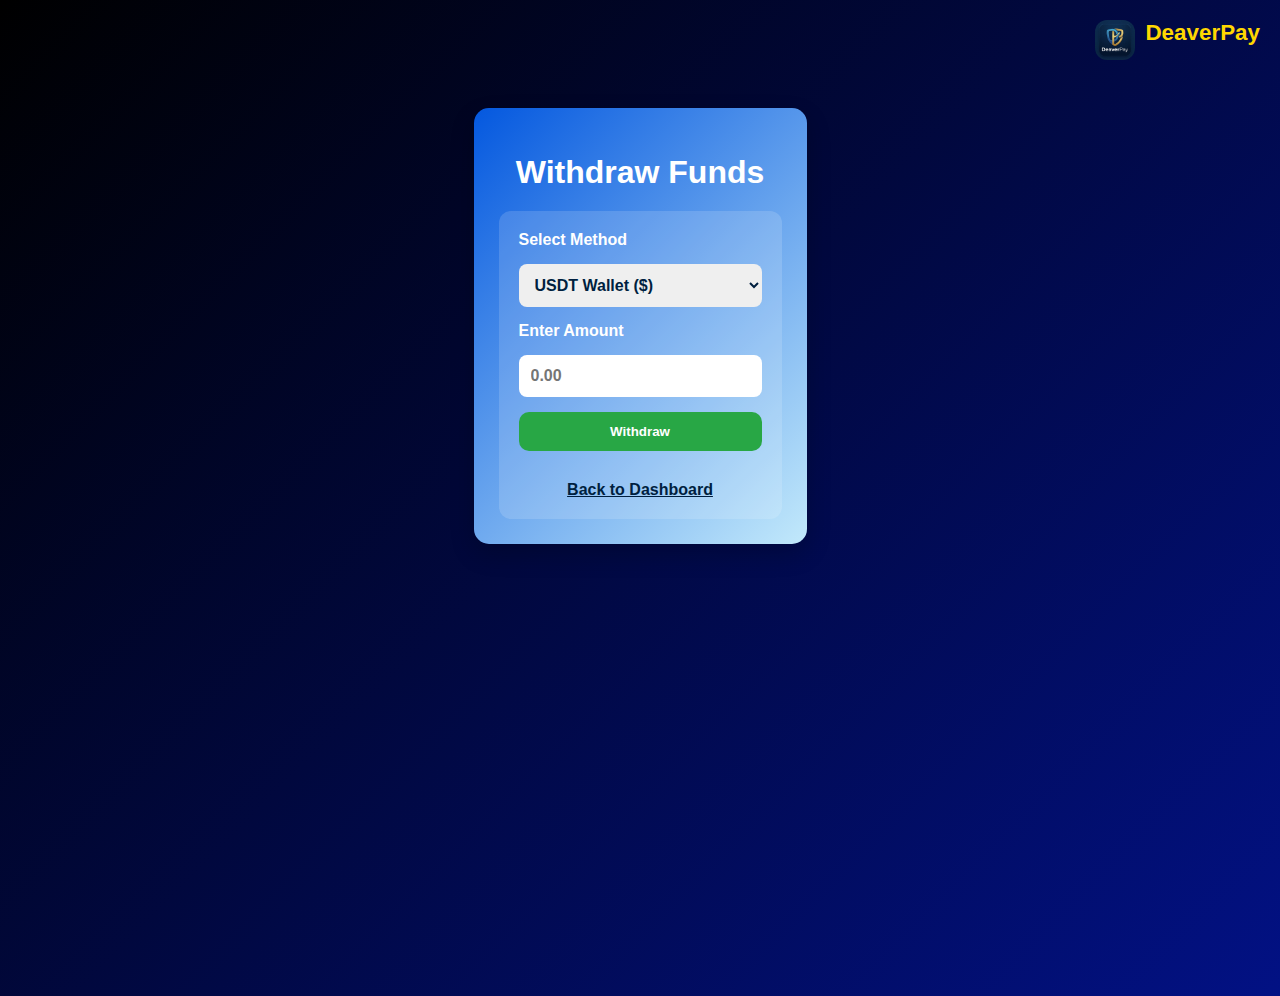
<file: withdraw.html>
<!DOCTYPE html>
<html lang="en">
<head>
<meta charset="UTF-8">
<meta name="viewport" content="width=device-width, initial-scale=1.0">
<title>Withdraw Funds</title>
<link rel="stylesheet" href="transaction.css">
</head>
<body class="withdraw-page">

<!-- Header logo -->
<header class="logo">
  <img src="logo.jpeg" alt="Logo">
  <span>DeaverPay</span>
</header><br>

<main class="transaction-page">
  <h1>Withdraw Funds</h1>
  <div class="tx-card">
    <label for="withdrawMethod">Select Method</label>
    <select id="withdrawMethod">
      <option value="usdt">USDT Wallet ($)</option>
      <option value="paystack">Paystack (₦)</option>
    </select>

    <label for="withdrawAmount">Enter Amount</label>
    <input type="number" id="withdrawAmount" placeholder="0.00" min="0" step="0.01">

    <button id="withdrawSubmit">Withdraw</button>
    <a href="payment.html">Back to Dashboard</a>
  </div>
</main>

<script src="withdraw.js"></script>
</body>
</html>
</file>
<file: index.css>
/* ===== BODY AND MAIN LAYOUT ===== */
body {
  font-family: 'Segoe UI', Tahoma, Geneva, Verdana, sans-serif;
  background: linear-gradient(135deg, #3398f0 0%, #00020b 100%);
  color: #222;
  margin: 0;
  padding: 0;
  min-height: 100vh;
}

.content {
  max-width: 1200px;
  margin: 0 auto;
  padding: 2rem 1rem;
}

/* ===== HEADER ===== */
header.logo {
  display: flex;
  align-items: center;
  gap: 0.8rem;
  padding: 1rem;
  font-weight: bold;
  font-size: 1.5rem;
  color: gold; /* dark blue */
}

header.logo .logo-img {
  width: 50px;
  height: 50px;
  border-radius: 12px;
  object-fit: cover;
  box-shadow: 0 5px 15px rgba(0,0,0,0.2);
}

/* ===== HERO SECTION ===== */
.hero-section {
  display: flex;
  flex-wrap: wrap;
  align-items: center;
  justify-content: space-between;
  background: linear-gradient(135deg, #7dd3fc, #22d3ee);
  padding: 2rem;
  border-radius: 20px;
  box-shadow: 0 8px 20px rgba(0,0,0,0.15);
  margin-bottom: 3rem;
  gap: 2rem;
}

.hero-text {
  flex: 1;
  min-width: 280px;
  color: #fff;
}

.hero-text p {
  font-size: 1.25rem;
  line-height: 1.6;
  margin-bottom: 1.5rem;
}

.cta-btn {
  display: inline-block;
  background: #facc15; /* bright yellow */
  color: #8a501e; /* dark blue text */
  font-weight: 700;
  padding: 0.8rem 2rem;
  border-radius: 12px;
  text-decoration: none;
  box-shadow: 0 6px 12px rgba(0,0,0,0.2);
  transition: 0.3s;
}

.cta-btn:hover {
  transform: scale(1.05);
  box-shadow: 0 8px 16px rgba(0,0,0,0.25);
}

.hero-image {
  flex: 1;
  min-width: 280px;
  text-align: center;
}

.hero-image img.responsive-img {
  width: 100%;
  max-width: 450px;
  border-radius: 20px;
  box-shadow: 0 10px 25px rgba(0,0,0,0.2);
}

/* ===== FEATURES SECTION ===== */
.features {
  margin-top: 3rem;
}

.features h2 {
  text-align: center;
  font-size: 2.2rem;
  color: #9ef704;
  margin-bottom: 2rem;
}

.feature-cards {
  display: flex;
  flex-wrap: wrap;
  justify-content: center;
  gap: 1.5rem;
}

.card {
  flex: 1 1 220px;
  background: linear-gradient(145deg, #f0f9ff, #dcfdf3);
  border-radius: 20px;
  padding: 2rem 1rem;
  text-align: center;
  box-shadow: 0 10px 25px rgba(0,0,0,0.1);
  transition: transform 0.3s, box-shadow 0.3s;
}

.card:hover {
  transform: translateY(-8px);
  box-shadow: 0 12px 30px rgba(0,0,0,0.2);
}

.card img {
  width: 70px;
  margin-bottom: 1rem;
}

.card h3 {
  font-size: 1.3rem;
  margin-bottom: 0.5rem;
  color: #065f46; /* deep green accent */
}

.card p {
  font-size: 1rem;
  color: #065f46;
  font-weight: 500;
}

/* ===== AI SUPPORT FLOATING ICON ===== */
.ai-floating-btn {
  position: fixed;
  bottom: 20px;
  right: 20px;
  background: linear-gradient(135deg, #fde68a, #facc15);
  color: #1e3a8a;
  padding: 0.8rem 1.2rem;
  border-radius: 50px;
  font-weight: bold;
  display: flex;
  align-items: center;
  gap: 0.5rem;
  box-shadow: 0 6px 15px rgba(0,0,0,0.25);
  text-decoration: none;
  transition: 0.3s;
}

.ai-floating-btn:hover {
  transform: scale(1.1);
  box-shadow: 0 8px 20px rgba(0,0,0,0.3);
}

.ai-icon-img {
  width: 35px;
  height: 35px;
}

/* ===== RESPONSIVE ===== */
@media (max-width: 768px) {
  .hero-section {
    flex-direction: column-reverse;
    text-align: center;
  }

  .hero-text p {
    font-size: 1.1rem;
  }

  .feature-cards {
    flex-direction: column;
    align-items: center;
  }
}
/* Floating AI button */
.ai-floating-btn {
  position: fixed;
  right: 20px;
  bottom: 80px;
  width: 200px;
  height: 60px;
  background-color: #fb4902;
  border-radius: 50%;
  display: flex;
  align-items: center;
  justify-content: center;
  box-shadow: 0 4px 10px rgba(0,0,0,0.3);
  cursor: pointer;
  z-index: 9999;
  transition: transform 0.2s;
}

.ai-floating-btn:hover {
  transform: scale(1.1);
}

.ai-floating-btn svg {
  width: 28px;
  height: 28px;
  fill: #ffffff;
}
.ai-floating-btn {
  color: #ff6a00; /* Gold */
  text-decoration: none; /* remove underline */
  font-weight: bold;
}
/* ===== DEAVERPAY ADDITIONAL SECTIONS ONLY ===== */

/* Stats Section */
.dp-stats-section {
  display: flex;
  justify-content: space-between;
  gap: 1rem;
  margin: 3rem 0;
  flex-wrap: wrap;
}

.dp-stat-card {
  flex: 1;
  min-width: 150px;
  background: #ffffff;
  border-radius: 16px;
  padding: 1.5rem;
  text-align: center;
  box-shadow: 0 8px 24px rgba(0, 0, 0, 0.08);
}

.dp-stat-card h3 {
  font-size: 1.8rem;
  font-weight: 800;
  color: #1e40af;
}

.dp-stat-card p {
  margin-top: 0.4rem;
  font-weight: 600;
  color: #555;
}

/* Trust Section */
.dp-trust-section {
  margin: 3.5rem 0;
  padding: 2.5rem 1.5rem;
  background: linear-gradient(135deg, #f0f9ff, #e0f2fe);
  border-radius: 22px;
  text-align: center;
}

.dp-trust-section h2 {
  font-size: 1.6rem;
  margin-bottom: 0.8rem;
}

.dp-trust-section p {
  font-size: 0.95rem;
  line-height: 1.7;
  color: #333;
}
.dp-stats-wrapper {
  overflow: hidden;
  width: 100%;
  margin: 3rem 0;
}

.dp-stats-track {
  display: flex;
  gap: 1rem;
  width: max-content;
  animation: dp-scroll-left 20s linear infinite;
}

@keyframes dp-scroll-left {
  from { transform: translateX(0); }
  to { transform: translateX(-50%); }
}

.dp-stats-wrapper:hover .dp-stats-track {
  animation-play-state: paused;
}
</file>
<file: ai-support.css>
body {
  font-family: 'Segoe UI', sans-serif;
  background-color: #121212;
  color: #fff;
  margin: 0;
  display: flex;
  flex-direction: column;
  height: 100vh;
}

.ai-header {
  display: flex;
  align-items: center;
  padding: 12px 16px;
  background-color: #0b1e5b;
  color: #fff;
  border-radius: 12px;
}

.ai-header .back-btn {
  color: #fff;
  margin-right: 12px;
  text-decoration: none;
  font-weight: bold;
}

.chat-container {
  flex: 1;
  display: flex;
  flex-direction: column;
  justify-content: flex-end;
  max-width: 500px;
  margin: auto;
  width: 100%;
  padding: 15px;
  box-sizing: border-box;
}

.chat-messages {
  flex: 1;
  overflow-y: auto;
  display: flex;
  flex-direction: column;
  gap: 8px;
  padding-bottom: 10px;
}

.message {
  max-width: 75%;
  padding: 10px 15px;
  border-radius: 18px;
  word-wrap: break-word;
}

.message.user {
  align-self: flex-end;
  background-color: #0b1e5b;
  color: #fff;
}

.message.ai {
  align-self: flex-start;
  background-color: #333;
  color: #fff;
}

.chat-input-area {
  display: flex;
  gap: 8px;
}

#chatInput {
  flex: 1;
  padding: 10px 15px;
  border-radius: 25px;
  border: none;
  outline: none;
  font-size: 16px;
  background-color: #1e1e1e;
  color: #fff;
}

#sendMsg {
  padding: 10px 20px;
  border-radius: 25px;
  border: none;
  background-color: #0b1e5b;
  color: #fff;
  font-weight: bold;
  cursor: pointer;
}

/* ===== AI Support Page ===== */
body.ai-body {
  background: linear-gradient(135deg, #0f0c29, #04b6fc, #24243e); /* dark gradient */
  color: #ffffff;
  font-family: 'Segoe UI', Tahoma, Geneva, Verdana, sans-serif;
  min-height: 100vh;
  margin: 0;
  padding: 40px 20px;
  display: flex;
  flex-direction: column;
  align-items: center;
}

/* Header / Page Title */
.ai-body h1 {
  font-size: 2.2rem;
  font-weight: bold;
  margin-bottom: 25px;
  text-align: center;
}

/* Paragraph Text */
.ai-body p {
  font-size: 1.1rem;
  line-height: 1.7;
  text-align: center;
  max-width: 900px;
  margin-bottom: 30px;
}

/* AI Robot Image */
.ai-body .ai-image {
  width: 70px;          /* Adjust width */
  height: auto;          /* maintain aspect ratio */
  border-radius: 20px;   /* rounded corners */
  box-shadow: 0 10px 25px rgba(0,0,0,0.4);
  margin-bottom: 30px;
  transition: transform 0.3s;
}

.ai-body .ai-image:hover {
  transform: scale(1.05); /* subtle hover zoom */
}

/* Optional: AI chat container (future chat area) */
.ai-body .chat-container {
  width: 100%;
  max-width: 800px;
  background: rgba(255,255,255,0.05);
  border-radius: 15px;
  padding: 20px;
  box-shadow: 0 8px 20px rgba(0,0,0,0.3);
}

/* AI page footer */
.ai-body footer {
  margin-top: 40px;
  font-size: 0.9rem;
  color: #bbbbbb;
  text-align: center;
}
</file>
<file: transaction.css>
.transaction-page {
  max-width: 400px;
  margin: 60px auto;
  padding: 25px;
  background: linear-gradient(135deg, #0458df, #c2e9fb); /* light blue gradient */
  border-radius: 15px;
  box-shadow: 0 10px 25px rgba(0,0,0,0.2);
  font-family: 'Segoe UI', Tahoma, Geneva, Verdana, sans-serif;
  color: #fff;
}

.transaction-page h1 {
  text-align: center;
  margin-bottom: 20px;
  font-weight: bold;
}

.tx-card {
  display: flex;
  flex-direction: column;
  gap: 15px;
  background: rgba(255,255,255,0.15);
  padding: 20px;
  border-radius: 12px;
}

.tx-card label {
  font-weight: bold;
}

.tx-card select,
.tx-card input {
  padding: 12px;
  border-radius: 8px;
  border: none;
  font-size: 16px;
  font-weight: bold;
  outline: none;
}

.tx-card select {
  color: #001f3f;
}

.tx-card input {
  color: #001f3f;
  font-weight: bold;
}

.tx-card button {
  background: #28a745; /* Green */
  color: #fff;
  font-weight: bold;
  padding: 12px;
  border: none;
  border-radius: 10px;
  cursor: pointer;
  transition: 0.3s;
}

.tx-card button:hover {
  background: #218838;
}

.tx-card a {
  text-align: center;
  margin-top: 15px;
  color: #001f3f;
  text-decoration: underline;
  font-weight: bold;
}
/* Withdraw button - yellow style */
#withdrawBtn {
  background: linear-gradient(90deg, #ff9500) !important; /* bright yellow gradient */
  color: #fff !important; /* black text for contrast */
  font-weight: bold !important;
  border: none !important;
  border-radius: 10px !important;
  padding: 12px 25px !important;
  cursor: pointer !important;
  transition: transform 0.2s, box-shadow 0.2s !important;
}

#withdrawBtn:hover {
  transform: translateY(-2px) !important;
  box-shadow: 0 5px 15px rgba(0,0,0,0.2) !important;
}
#depositBtn {
  background: linear-gradient(90deg, rgb(7, 1, 76)) !important; /* bright yellow gradient */
  color: #fff !important; /* black text for contrast */
  font-weight: bold !important;
  border: none !important;
  border-radius: 10px !important;
  padding: 12px 25px !important;
  cursor: pointer !important;
  transition: transform 0.2s, box-shadow 0.2s !important;
}

#withdrawBtn:hover {
  transform: translateY(-2px) !important;
  box-shadow: 0 5px 15px rgba(0,0,0,0.2) !important;
}
/* Header logo */
.logo {
  position: absolute;
  top: 20px;
  right: 20px;
  display: flex;
  gap: 10px;
  color: gold;
}
.logo img { width: 40px;border-radius: 12px; }
.logo span { font-size: 1.4rem; font-weight: bold; }
/* Deposit & Withdrawal Page Background */
body.deposit-page,
body.withdraw-page {
  background: linear-gradient(135deg, #000000, #021184); /* soft blue gradient */
  min-height: 100vh;
  font-family: 'Segoe UI', sans-serif;
  display: flex;
  justify-content: center;
  align-items: flex-start;
  padding: 40px 20px;
}
</file>
<file: notification.css>
body.notification-page {
  background: linear-gradient(135deg, #050b2e, #0b3c91);
  color: #fff;
  min-height: 100vh;
  font-family: 'Segoe UI', sans-serif;
  margin: 0;
  padding: 0;
}

/* Header */
.notification-header {
  display: flex;
  align-items: center;
  gap: 15px;
  padding: 20px;
  background: rgba(0,0,0,0.3);
  position: sticky;
  top: 0;
  z-index: 10;
  box-shadow: 0 2px 5px rgba(0,0,0,0.5);
}

.notification-header h2 {
  margin: 0;
  font-size: 22px;
  font-weight: bold;
}

.back-btn {
  background: none;
  border: none;
  color: #fff;
  font-size: 22px;
  cursor: pointer;
}

.back-btn:hover {
  transform: translateX(-3px);
}

/* Container */
.notification-container {
  max-width: 800px;
  margin: 30px auto;
  padding: 0 20px;
}

/* Notification list */
#notificationList {
  list-style: none;
  padding: 0;
  margin: 0;
}

#notificationList li {
  background: rgba(255,255,255,0.1);
  margin-bottom: 15px;
  padding: 15px;
  border-radius: 14px;
  cursor: pointer;
  transition: 0.3s;
  border-left: 5px solid #28a745; /* Always green stripe */
}

#notificationList li:hover {
  background: rgba(255,255,255,0.18);
}

/* Unread notifications slightly brighter */
.notification.unread {
  opacity: 1;
}

/* Read notifications slightly dimmed */
.notification.read {
  opacity: 0.6;
}

/* Empty state */
.empty {
  text-align: center;
  opacity: 0.6;
  font-style: italic;
}

/* Popup notifications (all pages) */
.popup {
  position: fixed;
  top: 90px;
  right: 30px;
  padding: 14px 18px;
  border-radius: 12px;
  color: #fff;
  font-weight: bold;
  background: #00c6ff;
  z-index: 9999;
  box-shadow: 0 4px 10px rgba(0,0,0,0.3);
}

.popup.success { background: #28a745; }
.popup.info { background: #0072ff; }

/* Red dot on index page */
.notification-wrapper {
  position: relative;
  cursor: pointer;
  display: inline-block;
}

.notification-wrapper i {
  font-size: 24px;
  color: #fff;
}

#notificationDot {
  position: absolute;
  top: -5px;
  right: -5px;
  width: 12px;
  height: 12px;
  background: red;
  border-radius: 50%;
  border: 2px solid #050b2e;
  display: none; /* hide if no unread */
}
</file>
<file: splash.css>
/* Full page background, centered content */
body, html {
  margin: 0;
  padding: 0;
  height: 100%;
  width: 100%;
  background: #0b1a3b; /* dark navy */
  display: flex;
  justify-content: center;
  align-items: center;
}

/* Container for the video/logo */
.video-container {
  width: 20%;       /* adjust width as needed */
  height: auto;
}

video {
  width: 100%;
  height: auto;       /* maintain aspect ratio */
  display: block;
}
</file>
<file: task.css>
.task-page{
background:linear-gradient(135deg,#050b2e,#0b3c91);
color:#fff;font-family:'Segoe UI',sans-serif;
}

.task-container{max-width:1100px;margin:auto;padding:30px;}

.task-hero{display:flex;gap:40px;align-items:center;margin-bottom:50px;}

.hero-image img{width:100%;max-width:420px;border-radius:20px;}

.hero-actions button{
padding:12px 22px;border-radius:12px;border:none;
font-weight:bold;cursor:pointer;margin-right:10px;
}

.hero-actions .gold{background:gold;color:#000;}

.tasks-section{
padding:30px;border-radius:24px;
background:rgba(255,255,255,0.05);
margin-bottom:60px;
}

.task-list{
display:grid;
grid-template-columns:repeat(auto-fill,minmax(260px,1fr));
gap:20px;
}

.task-card{
background:rgba(255,255,255,0.1);
padding:20px;border-radius:16px;
}

.task-card button{
margin-top:12px;
background:#28a745;color:#fff;
border:none;padding:10px;border-radius:10px;
}

.add-task-section form{
background:rgba(255,255,255,0.12);
padding:25px;border-radius:20px;
display:flex;flex-direction:column;gap:15px;
}

.add-task-section input,
.add-task-section textarea,
.add-task-section select{
padding:14px;border-radius:12px;border:none;
font-weight:bold;
}

.add-task-section button{
background:linear-gradient(90deg,#00c6ff,#0072ff);
padding:14px;border-radius:14px;
font-weight:bold;color:#fff;
}

@keyframes shake{
0%{transform:translateX(0)}
25%{transform:translateX(-8px)}
50%{transform:translateX(8px)}
75%{transform:translateX(-8px)}
100%{transform:translateX(0)}
}

.shake{animation:shake 0.6s}

/* TASK NOTE & SOCIAL SECTION */
.task-note-section{
  margin: 40px 0;
  padding: 20px 25px;
  background: rgba(255,255,255,0.05);
  border-radius: 20px;
  text-align: center;
  color: #fff;
}

.task-note-section p{
  font-size: 16px;
  line-height: 1.6;
  margin-bottom: 20px;
}

.social-note-icons{
  display: flex;
  justify-content: center;
  gap: 20px;
  margin-bottom: 20px;
}

.social-note-icons img{
  width: 45px;
  border-radius: 12px;
  cursor: pointer;
  transition: transform 0.3s ease;
}
.job-img{
    width: 325px;
    border-radius: 22px;
}

.social-note-icons img:hover{
  transform: scale(1.1);
}

.job-img:hover{
    transform: scale(1.1);
}

.note-buttons button{
  padding: 12px 24px;
  margin: 5px 10px;
  border-radius: 14px;
  border: none;
  font-weight: bold;
  cursor: pointer;
  transition: 0.3s;
}

.note-buttons button:hover{
  transform: translateY(-2px);
  opacity: 0.9;
}

.note-buttons .gold{
  background: gold;
  color: #000;
}

/* AVAILABLE TASKS SCROLL + HOVER */
.task-list{
  display: grid;
  grid-template-columns: repeat(auto-fill, minmax(260px, 1fr));
  gap: 20px;
  max-height: 600px; /* makes container scrollable if many tasks */
  overflow-y: auto;
  padding-right: 10px;
  transition: box-shadow 0.4s ease, transform 0.3s ease;
  position: relative;
}

.task-list:hover{
  box-shadow: 0 0 20px rgba(0,198,255,0.3);
}

/* SHAKE animation already exists for sections */

/* ADD TASK SECTION HOVER */
.add-task-section form {
  background: rgba(255, 255, 255, 0.12);
  padding: 25px;
  border-radius: 20px;
  display: flex;
  flex-direction: column;
  gap: 15px;
  transition: box-shadow 0.3s ease, transform 0.3s ease;
}

.add-task-section form:hover {
  box-shadow: 0 0 25px rgba(0, 198, 255, 0.35),
              0 0 60px rgba(0, 114, 255, 0.25);
  transform: translateY(-3px);
}

/* AVAILABLE TASKS GRID: MAX 3x2, SCROLL IF MORE */
.task-list {
  display: grid;
  grid-template-columns: repeat(3, 1fr); /* max 3 columns */
  grid-auto-rows: minmax(180px, auto);
  gap: 20px;
  max-height: 400px;  /* show 2 rows max */
  overflow-y: auto;   /* scroll if more tasks */
  padding-right: 10px;
  transition: box-shadow 0.4s ease, transform 0.3s ease;
  position: relative;
}

.task-list:hover {
  box-shadow: 0 0 20px rgba(0, 198, 255, 0.3);
}

/* Optional: add a subtle scrollbar style */
.task-list::-webkit-scrollbar {
  width: 8px;
}

.task-list::-webkit-scrollbar-thumb {
  background: rgba(0,198,255,0.5);
  border-radius: 4px;
}

.task-list::-webkit-scrollbar-track {
  background: rgba(255,255,255,0.05);
}
.hero-actions button {
  transition: all 0.3s ease;
}

.hero-actions button:hover {
  transform: translateY(-3px);
  box-shadow: 0 10px 25px rgba(0, 0, 0, 0.25);
  opacity: 0.95;
}

/* Optional: stronger glow for gold button */
.hero-actions button.gold:hover {
  box-shadow: 0 12px 30px rgba(255, 215, 0, 0.4);
}
</file>
<file: main.css>
/* General reset */
* {
  margin: 0;
  padding: 0;
  box-sizing: border-box;
  font-family: Arial, sans-serif;
}
/*landing page only*/
.landing-page{
  margin: 0;
  overflow: hidden;
}

/* Background video */
.landing-page, .bg-video {
  position: fixed;
  top: 0;
  left: 0;
  width: 100%;
  height: 100%;
  object-fit: cover;
  z-index: -1;
}

/* Header logo */
.logo {
  position: absolute;
  top: 20px;
  right: 20px;
  display: flex;
  gap: 10px;
  color: gold;
}
.logo img { width: 40px;border-radius: 12px; }
.logo span { font-size: 1.4rem; font-weight: bold; }

/* Landing overlay */
.overlay {
  position: relative;
  z-index: 1;
  text-align: center;
  color: white;
  margin-top: 25vh;
}
.buttons button {
  margin: 10px;
  padding: 12px 20px;
  border-radius: 12px;
  border: none;
  background-color: #0b1c2d;
  color: gold;
  cursor: pointer;
}

/* Dashboard / auth container */
.auth-container, .dashboard-content {
  padding: 40px;
  max-width: 400px;
  margin: 80px auto 0;
  text-align: center;
}

/* Bottom navigation */
.bottom-nav {
  position: fixed;
  bottom: 0;
  left: 0;
  right: 0;
  height: 64px;
  background: #0b1c2d;
  display: flex;
  justify-content: space-around;
  align-items: center;
  border-top: 1px solid rgba(255,255,255,0.08);
  z-index: 1000;
}
.nav-item {
  display: flex;
  flex-direction: column;
  align-items: center;
  gap: 4px;
  color: #cbd5e1;
  text-decoration: none;
  font-size: 12px;
}
.nav-item img {
  width: 22px;
  height: 22px;
}
.nav-item.active {
  color: #d4af37;
}
.nav-item.active img { filter: brightness(1.3); }
.site footer{
    font-weight: 300;
}
.site-footer a{
  font-weight: bold;
}
/* Make images and videos scale */
img, video {
  max-width: 100%;
  height: auto;
}

/* Landing page overlay text */
.overlay {
  margin-top: 20vh;
  padding: 0 20px;
}

/* Auth container (login/register) */
.auth-container {
  width: 90%;
  max-width: 400px;
  margin: 80px auto 0;
  text-align: center;
}

/* Bottom navigation buttons */
.bottom-nav {
  height: 64px;
  padding: 0 10px;
}

.nav-item span {
  font-size: 12px;
}

/* Make buttons bigger on small screens */
.buttons button {
  width: 45%;
  font-size: 14px;
  padding: 12px 0;
}

/* Media queries for smaller devices */
@media screen and (max-width: 600px) {
  .overlay h1 {
    font-size: 1.6rem;
  }

  .overlay p {
    font-size: 0.9rem;
  }

  .dashboard-content {
    padding: 20px;
  }

  .nav-item span {
    font-size: 10px;
  }

  .bottom-nav {
    height: 56px;
  }
}

/* Media queries for larger screens */
@media screen and (min-width: 1200px) {
  .overlay h1 {
    font-size: 3rem;
  }

  .overlay p {
    font-size: 1.2rem;
  }

  .auth-container {
    max-width: 500px;
  }

  .nav-item span {
    font-size: 14px;
  }

  .bottom-nav {
    height: 72px;
  }
}
/* Container for login/register forms */
.auth-container {
  width: 90%;
  max-width: 400px;
  margin: 100px auto;
  padding: 30px 25px;
  background-color: #0b1c2d; /* navy background */
  border-radius: 20px;       /* rounded container */
  box-shadow: 0 8px 20px rgba(0,0,0,0.4);
  text-align: center;
  color: #ffffff;
}

/* Headings inside form */
.auth-container h1 {
  font-size: 2rem;
  margin-bottom: 20px;
  color: gold;
}

/* Input fields */
.auth-container input {
  width: 100%;
  padding: 12px 15px;
  margin: 10px 0;
  border: 1px solid #d4af37;  /* gold border */
  border-radius: 12px;         /* rounded inputs */
  background-color: #0b1c2d;
  color: #ffffff;
  font-size: 1rem;
}

/* Input focus effect */
.auth-container input:focus {
  outline: none;
  border: 2px solid #d4af37;
  box-shadow: 0 0 8px rgba(212,175,55,0.5);
}

/* Buttons */
.auth-container button {
  width: 100%;
  padding: 14px;
  margin-top: 15px;
  border: none;
  border-radius: 15px;         /* rounded button */
  background-color: #d4af37;   /* gold */
  color: #0b1c2d;              /* text navy */
  font-size: 1.1rem;
  font-weight: bold;
  cursor: pointer;
  transition: all 0.3s ease;
}

/* Button hover effect */
.auth-container button:hover {
  background-color: #b08b2c;   /* darker gold on hover */
  transform: translateY(-2px);
  box-shadow: 0 4px 10px rgba(0,0,0,0.3);
}

/* Links below the form */
.auth-container p, .auth-container a {
  font-size: 0.9rem;
  color: #cbd5e1;
  margin-top: 10px;
}

.auth-container a {
  color: #d4af37;
  text-decoration: none;
  font-weight: bold;
}

.auth-container a:hover {
  opacity: 0.8;
}

/* Responsive adjustments */
@media screen and (max-width: 600px) {
  .auth-container {
    margin: 60px auto;
    padding: 25px 20px;
  }

  .auth-container h1 {
    font-size: 1.6rem;
  }

  .auth-container button {
    font-size: 1rem;
    padding: 12px;
  }
}
.btn {
  background: gold;
  border: none;
  padding: 12px 20px;
  border-radius: 10px;
  cursor: pointer;
}

.btn-outline {
  border: 1px solid gold;
  padding: 12px 20px;
  border-radius: 10px;
  background: transparent;
  color: gold;
}

.bottom-nav {
  position: fixed;
  bottom: 0;
  width: 100%;
  display: flex;
  background: #020817;
}

.bottom-nav a {
  flex: 1;
  text-align: center;
  padding: 14px;
  color: white;
  text-decoration: none;
  font-weight: bold;
}

.bottom-nav a.active {
  color: gold;
}

.avatar-container {
  text-align: center;
}

.avatar-container img {
  width: 120px;
  height: 120px;
  border-radius: 50%;
  object-fit: cover;
}
 /* Bottom navigation container */
.bottom-nav {
  position: fixed;
  bottom: 0;
  left: 0;
  right: 0;
  height: 64px;
  background-color: #0b1c2d; /* navy blue */
  display: flex;
  justify-content: space-around;
  align-items: center;
  border-top: 1px solid rgba(255, 255, 255, 0.08);
  z-index: 1000;
}

/* Individual nav links */
.nav-item {
  display: flex;
  flex-direction: column;
  align-items: center;
  gap: 4px;
  color: #cbd5e1; /* light text */
  text-decoration: none;
  font-size: 12px;
  font-weight: bold; /* makes text bold */
  transition: all 0.2s ease;
  padding: 6px 8px;
  border-radius: 10px; /* rounded “button” feel */
}

/* Nav icons */
.nav-item img {
  width: 22px;
  height: 22px;
}

/* Hover effect */
.nav-item:hover {
  background: rgba(255, 255, 255, 0.08);
}

/* Active page styling */
.nav-item.active {
  color: #d4af37;
}
.nav-item.active img {
  filter: brightness(1.3);
}


.hero .overlay {
  background: rgba(0,0,0,0.5); /* semi-dark overlay for readability */
}

body.light-theme .hero .overlay {
  background: rgba(255,255,255,0.3);
}

/* BOTTOM NAVIGATION */
.bottom-nav {
  position: fixed;
  bottom: 0;
  width: 100%;
  height: 60px;
  background-color: #001f3f;
  display: flex;
  justify-content: space-around;
  align-items: center;
  box-shadow: 0 -2px 6px rgba(0,0,0,0.3);
}

body.light-theme .bottom-nav {
  background-color: #ffffff;
  box-shadow: 0 -2px 6px rgba(0,0,0,0.1);
}

.bottom-nav .nav-item {
  display: flex;
  flex-direction: column;
  align-items: center;
  text-decoration: none;
  font-size: 12px;
  font-weight: bold;
  color: #cbd5e1;
}

body.light-theme .bottom-nav .nav-item {
  color: #0b1c2d;
}

.bottom-nav .nav-item.active {
  color: #d4af37;
}
.balance-box img{
  border-radius: 42px;
  justify-content: center;
  align-items: center;  
}
.home-container {
  display: flex;
  flex-direction: column;
  align-items: center;
  justify-content: center;
  text-align: center;
  padding: 40px 20px;
  gap: 20px;
  min-height: calc(100vh - 60px); /* leave space for bottom nav */
}

.home-container h1 {
  font-size: 2.5rem;
  font-weight: bold;
  color: #001f3f; /* navy */
}

body.light-theme .home-container h1 {
  color: #2978c7; /* dark text for light mode */
}

.home-container p {
  font-size: 1.2rem;
  max-width: 750px;
  color: #333;
  line-height: 1.6;
}

body:not(.light-theme) .home-container p {
  color: #cbd5e1; /* light text for dark mode */
}

.home-image {
  width: 80%;
  max-width: 600px;
  height: auto;
  border-radius: 14px;
  object-fit: cover;
  box-shadow: 0 4px 12px rgba(0,0,0,0.3);
  margin: 20px 0;
}

/* Responsive adjustments */
@media screen and (max-width: 768px) {
  .home-container h1 {
    font-size: 2rem;
  }
  .home-container p {
    font-size: 1rem;
  }
  .home-image {
    width: 90%;
  }
}

@media screen and (max-width: 480px) {
  .home-container h1 {
    font-size: 1.6rem;
  }
  .home-container p {
    font-size: 0.9rem;
  }
}
.payment-page {
  display: flex;
  flex-direction: column;
  align-items: center;
  gap: 30px;
  padding: 40px 20px;
  min-height: calc(100vh - 60px); /* leave space for bottom nav */
  text-align: center;
}
body {
  margin: 0;
  font-family: Arial, sans-serif;
  background: #0b1220;
  color: #fff;
}

.dashboard {
  max-width: 900px;
  margin: auto;
  padding: 20px;
}

h1 {
  margin-bottom: 20px;
}

.hero-image img {
  width: 50%;
  border-radius: 16px;
  margin-bottom: 25px;
}

/* Balance Card */
.balance-card {
  background: #ffffff;
  color: #0ee215;
  padding: 20px;
  border-radius: 18px;
  box-shadow: 0 10px 30px rgba(0,0,0,0.2);
  margin-bottom: 30px;
  text-align: center;
}

.balance-card .label {
  color: #555;
  margin-bottom: 8px;
}

.balance-card h2 {
  font-size: 2rem;
  margin: 10px 0 20px;
}

.actions {
  display: flex;
  gap: 15px;
  justify-content: center;
}

.actions button {
  padding: 12px 22px;
  border: none;
  border-radius: 30px;
  cursor: pointer;
  font-weight: bold;
  background: navy;
  color: #fff;
}

.actions .withdraw {
  background: #b8860b;
}

/* History */
.history h3 {
  margin-bottom: 10px;
}

table {
  width: 100%;
  border-collapse: collapse;
  background: #111a2e;
  border-radius: 12px;
  overflow: hidden;
}

th, td {
  padding: 12px;
  text-align: center;
}

th {
  background: #0f1b33;
}

td {
  border-top: 1px solid rgba(255,255,255,0.1);
}

@media (max-width: 600px) {
  .actions {
    flex-direction: column;
  }
}
#balance {
  font-weight: 700;
  font-size: 2.2rem;
}

.balance-header {
  display: flex;
  align-items: center;
  gap: 10px;
}

.currency-switch button {
  background: none;
  border: none;
  font-size: 1.2rem;
  cursor: pointer;
}

.eye-toggle {
  cursor: pointer;
  font-size: 1.1rem;
}
.balance-card {
  background: rgb(5, 18, 70);
  padding: 20px;
  border-radius: 16px;
  box-shadow: 0 8px 20px rgba(0,0,0,0.08);
  max-width: 420px;
  margin: 0 auto 20px;
}

.balance-row {
  display: flex;
  align-items: center;
  justify-content: center;
  gap: 12px;
}

#balance {
  font-size: 2.4rem;
  font-weight: 700;
}

.eye-toggle {
  cursor: pointer;
  font-size: 1.2rem;
  opacity: 0.7;
}

.eye-toggle:hover {
  opacity: 1;
}

.currency-switch {
  display: flex;
  justify-content: center;
  gap: 10px;
  margin-top: 12px;
}

.currency-switch button {
  background: #fdfafa;
  border: none;
  padding: 6px 14px;
  border-radius: 8px;
  font-weight: 600;
  cursor: pointer;
}

.currency-switch button:hover {
  background: #2b02f6;
}

.profile-page {
  max-width: 500px;
  margin: auto;
  padding: 20px;
}

.profile-card, .settings-card {
  background: #ffffff;
  padding: 20px;
  border-radius: 16px;
  box-shadow: 0 8px 20px rgba(0,0,0,0.08);
  margin-bottom: 20px;
  text-align: center;
}

.avatar-container {
  position: relative;
  margin-bottom: 15px;
}

#avatarPreview {
  width: 120px;
  height: 120px;
  border-radius: 50%;
  object-fit: cover;
}

.avatar-edit {
  display: block;
  margin-top: 8px;
  font-size: 0.85rem;
  cursor: pointer;
  color: #555;
}

.profile-form input {
  width: 100%;
  padding: 10px;
  margin: 8px 0;
  border-radius: 10px;
  border: 1px solid #ccc;
}

.profile-form button {
  margin-top: 10px;
  padding: 12px;
  width: 100%;
  border-radius: 12px;
  border: none;
  font-weight: 600;
  cursor: pointer;
}

.settings-card button {
  width: 100%;
  padding: 12px;
  margin-top: 10px;
  border-radius: 12px;
  border: none;
  cursor: pointer;
}

.logout-btn {
  background: #e53935;
  color: #fff;
}
.hint {
  font-size: 14px;
  color: #ccc;
  margin-bottom: 15px;
  text-align: center;
}

#resetBtn {
  background: #2563eb;
  color: #fff;
  border: none;
  padding: 12px;
  border-radius: 10px;
  cursor: pointer;
  font-weight: bold;
}

#resetBtn:hover {
  background: #1e40af;
}

/* Country select styling */
#countryCode {
  width: 100%;
  padding: 10px 12px;
  margin: 8px 0 15px 0;
  border: 1px solid #ccc;
  border-radius: 8px;
  font-size: 15px;
  background-color: #fff;
  cursor: pointer;
}

/* Focus state */
#countryCode:focus {
  outline: none;
  border-color: #0b1e5b; /* Navy focus border */
  box-shadow: 0 0 5px rgba(11, 30, 91, 0.3);
}
.btn {
  display: inline-block;
  padding: 12px 20px;
  margin: 5px 0;
  background-color: #0b1e5b; /* Navy */
  color: #fff;
  font-weight: 600;
  border: none;
  border-radius: 10px;
  text-decoration: none;
  text-align: center;
  cursor: pointer;
  transition: 0.3s;
}
.ai-btn {
  display: inline-block;
  padding: 3px 40px;
  margin: 5px 0;
  background-color: #f58403; /* Navy */
  color: #090808;
  font-weight: 600;
  border: none;
  border-radius: 10px;
  text-decoration: none;
  text-align: center;
  cursor: pointer;
  transition: 0.3s;
}

.btn:hover {
  background-color: #08204a;
}
.auth-container input {
  width: 100%;
  padding: 12px 15px;
  margin: 8px 0;
  border: 1px solid #ccc;
  border-radius: 8px;
  font-size: 15px;
}

.auth-container button {
  width: 100%;
  padding: 12px;
  margin-top: 12px;
  border: none;
  border-radius: 10px;
  background-color: #0b1e5b;
  color: #fff;
  font-weight: 600;
  cursor: pointer;
  transition: 0.3s;
}

.auth-container button:hover {
  background-color: #08204a;
}

.auth-container a {
  color: #9fb1ea;
  text-decoration: none;
  font-size: 14px;
}

.auth-container a:hover {
  text-decoration: underline;
}
/* Floating AI button */
.ai-floating-btn {
  position: fixed;
  right: 20px;
  bottom: 80px;
  width: 50px;
  height: 60px;
  background-color: #fb4902;
  border-radius: 50%;
  display: flex;
  align-items: center;
  justify-content: center;
  box-shadow: 0 4px 10px rgba(0,0,0,0.3);
  cursor: pointer;
  z-index: 9999;
  transition: transform 0.2s;
}

.ai-floating-btn:hover {
  transform: scale(1.1);
}

.ai-floating-btn svg {
  width: 28px;
  height: 28px;
  fill: #fff;
}
.ai-floating-btn {
  color: #FFD700; /* Gold */
  text-decoration: none; /* remove underline */
  font-weight: bold;
}
/* ===== Payment Page ===== */
body.payment-page {
  background: linear-gradient(135deg, #020126, #203a43, #08cff7); /* unique dark gradient */
  color: #e0e0e0;
  font-family: 'Segoe UI', Tahoma, Geneva, Verdana, sans-serif;
  min-height: 100vh;
  padding: 20px;
  display: flex;
  flex-direction: column;
  align-items: center;
}

.dashboard-title {
  font-size: 2.2rem;
  font-weight: bold;
  margin-bottom: 30px;
  text-align: center;
}

/* ===== Balance Card ===== */
.balance-card {
  background: rgba(255, 255, 255, 0.05);
  border-radius: 15px;
  padding: 20px 30px;
  width: 100%;
  max-width: 500px;
  margin-bottom: 25px;
  text-align: center;
  box-shadow: 0 8px 20px rgba(0,0,0,0.4);
}

.balance-row {
  display: flex;
  justify-content: space-between;
  align-items: center;
}

#balance {
  font-size: 2rem;
  font-weight: bold;
}

.eye-toggle {
  cursor: pointer;
  font-size: 1.6rem;
  transition: transform 0.2s;
}

.eye-toggle:hover {
  transform: scale(1.2);
}

/* ===== Currency Buttons ===== */
.currency-switch {
  margin-top: 15px;
  display: flex;
  justify-content: center;
  gap: 15px;
}

.currency-btn {
  padding: 10px 25px;
  border-radius: 12px;
  border: none;
  font-weight: bold;
  cursor: pointer;
  transition: 0.3s;
}

.currency-btn:first-child { background: #1a73e8; color: #fff; }
.currency-btn:last-child { background: #00c851; color: #fff; }

.currency-btn:hover {
  transform: translateY(-2px);
  box-shadow: 0 6px 20px rgba(0,0,0,0.4);
}

/* ===== Deposit & Withdraw Buttons ===== */
.actions {
  display: flex;
  justify-content: center;
  gap: 20px;
  margin-bottom: 30px;
}

#depositBtn {
  background: #1e90ff; /* unique blue gradient */
  background: linear-gradient(90deg, #1e90ff, #48d1cc);
  color: #fff;
  padding: 14px 30px;
  border-radius: 12px;
  border: none;
  font-weight: bold;
  cursor: pointer;
  transition: transform 0.2s, box-shadow 0.2s;
}

#depositBtn:hover {
  transform: translateY(-2px);
  box-shadow: 0 6px 20px rgba(0,0,0,0.5);
}

#withdrawBtn {
  background: #f1c40f; /* gold */
  background: linear-gradient(90deg, #f1c40f, #f39c12);
  color: #000;
  padding: 14px 30px;
  border-radius: 12px;
  border: none;
  font-weight: bold;
  cursor: pointer;
  transition: transform 0.2s, box-shadow 0.2s;
}

#withdrawBtn:hover {
  transform: translateY(-2px);
  box-shadow: 0 6px 20px rgba(0,0,0,0.5);
}

/* ===== Transaction History ===== */
.history {
  width: 100%;
  max-width: 1200px; /* wide table */
  margin: 0 auto 40px auto;
}

.history h3 {
  text-align: center;
  font-weight: bold;
  margin-bottom: 15px;
  font-size: 1.6rem;
}

/* Table styling - open and wide */
.history table {
  width: 100%;
  border-collapse: collapse;
  font-size: 16px;
  table-layout: fixed; /* columns equal width */
}

.history thead {
  background: rgba(255,255,255,0.1);
}

.history th,
.history td {
  padding: 12px 15px;
  text-align: left;
  border-bottom: 1px solid rgba(255,255,255,0.1);
  word-wrap: break-word;
}

.history tr:hover {
  background: rgba(255,255,255,0.05);
}

.tx-deposit {
  color: #22c55e; /* bright green */
  font-weight: bold;
}

.tx-withdraw {
  color: #ff4d4d; /* bright red */
  font-weight: bold;
}
.profile-body{
  background: linear-gradient(135deg, #3398f0 0%, #00020b 100%);
}
.auth-page{
    background: linear-gradient(135deg, #3398f0 0%, #00020b 100%);
  color: #222;
  min-height: 100vh;
}
.site-footer{
  color: white;
}
.app-links {
  text-align: center;
  margin: 40px 0;
}

.app-text {
  font-size: 20px;
  opacity: 0.8;
  margin-bottom: 10px;
  font-weight: bold;
  color: gold;
}

.store-buttons {
  display: flex;
  justify-content: center;
  gap: 14px;
}

.store-buttons img {
  height: 40px;
  opacity: 0.85;
  transition: opacity 0.3s, transform 0.3s;
}

.store-buttons img:hover {
  opacity: 1;
  transform: translateY(-2px);
}
.btn:hover, .ai-btn:hover,.logout-btn:hover, .noyify-icon:hover {
  box-shadow: 
    0 0 25px rgba(0, 198, 255, 0.35),
    0 0 60px rgba(0, 114, 255, 0.25);
  transform: translateY(-3px);
}
/* ===== Footer ===== */
.site-footer {
  background: #ceecf9;
  color: #444;
  padding: 50px 20px 20px;
  font-family: 'Segoe UI', sans-serif;
}

.footer-container {
  max-width: 1100px;
  margin: auto;
  display: grid;
  grid-template-columns: repeat(auto-fit, minmax(220px, 1fr));
  gap: 30px;
}

.footer-brand img {
  width: 50px;
  border-radius: 12px;
}

.footer-brand h3 {
  margin: 10px 0 8px;
  color: #0b3c91;
}

.footer-brand p {
  font-size: 14px;
  line-height: 1.6;
}

.footer-links h4 {
  margin-bottom: 12px;
  color: #0b3c91;
}

.footer-links a {
  display: flex;
  align-items: center;
  gap: 8px;
  color: #555;
  text-decoration: none;
  font-size: 14px;
  margin-bottom: 8px;
  transition: 0.3s;
}

.footer-links a img {
  width: 18px;
}

.footer-links a:hover {
  color: #0072ff;
  transform: translateX(3px);
}

.footer-bottom {
  margin-top: 30px;
  padding-top: 15px;
  border-top: 1px solid #ddd;
  text-align: center;
  font-size: 13px;
  color: #777;
}
.notif-icon:hover{
opacity: 1;
}

#notificationIcon {
  position:fixed;
  top: 50px;
  right: 250px;
  font-size: 24px;
  text-decoration: none;
  cursor: pointer;
  z-index: 9999;

  background: rgba(255,255,255,0.1);
  padding: 10px 12px;
  border-radius: 50%;

  transition: transform 0.3s ease, background 0.3s ease;
}

.notification-wrapper {
  position: fixed;
  top: 50px;
  right: 250px;
  font-size: 24px;
  color: #ffffff;
  cursor: pointer;
  z-index: 10000;
}

.notification-wrapper i {
  display: block;
}

.notification-wrapper:hover {
  transform: scale(1.15);
}

#notificationDot {
  position: absolute;
  top: 0;
  right: 0;
  width: 9px;
  height: 9px;
  background: red;
  border-radius: 50%;
  display: none;
}
.buttons button {
  padding: 14px 28px;
  border-radius: 14px;
  border: none;
  font-weight: bold;
  cursor: pointer;
  transition: all 0.3s ease;
}

.buttons button:hover {
  transform: translateY(-3px);
  box-shadow: 0 10px 22px rgba(0, 114, 255, 0.35);
  opacity: 0.95;
}

.avatar-container {
  text-align: center;
}

.avatar-edit,
.avatar-remove {
  display: inline-block;
  margin-top: 10px;
  padding: 8px 14px;
  border-radius: 10px;
  cursor: pointer;
  font-size: 14px;
  font-weight: 600;
}

.avatar-edit {
  background: #0072ff;
  color: #fff;
}

.avatar-edit:hover {
  opacity: 0.9;
}

.avatar-remove {
  background: transparent;
  color: #ff4d4d;
  border: 1px solid #ff4d4d;
  margin-left: 8px;
}

.avatar-remove:hover {
  background: #ff4d4d;
  color: #fff;
}

/* PROFILE CARD */
.profile-card {
  display: flex;
  flex-direction: column;
  align-items: center;
}

/* AVATAR CONTAINER */
.avatar-container {
  display: flex;
  flex-direction: column;
  align-items: center;
  gap: 10px;
}

/* PROFILE IMAGE */
#avatarPreview {
  width: 120px;
  height: 120px;
  border-radius: 50%;
  object-fit: cover;
  display: block;
}

/* CHANGE PHOTO LABEL */
.avatar-edit {
  background: #0aa84f;
  color: #fff;
  padding: 8px 16px;
  border-radius: 6px;
  font-size: 14px;
  cursor: pointer;
  text-align: center;
  transition: background 0.3s;
}

.avatar-edit:hover {
  background: #088a40;
}

/* REMOVE PHOTO BUTTON */
.remove-avatar-btn {
  background: transparent;
  color: #d9534f;
  border: none;
  font-size: 13px;
  cursor: pointer;
  text-decoration: underline;
}

.remove-avatar-btn:hover {
  color: #b52b27;
}

.visually-hidden {
  position: absolute;
  width: 1px;
  height: 1px;
  overflow: hidden;
  clip: rect(0,0,0,0);
}
</file>
